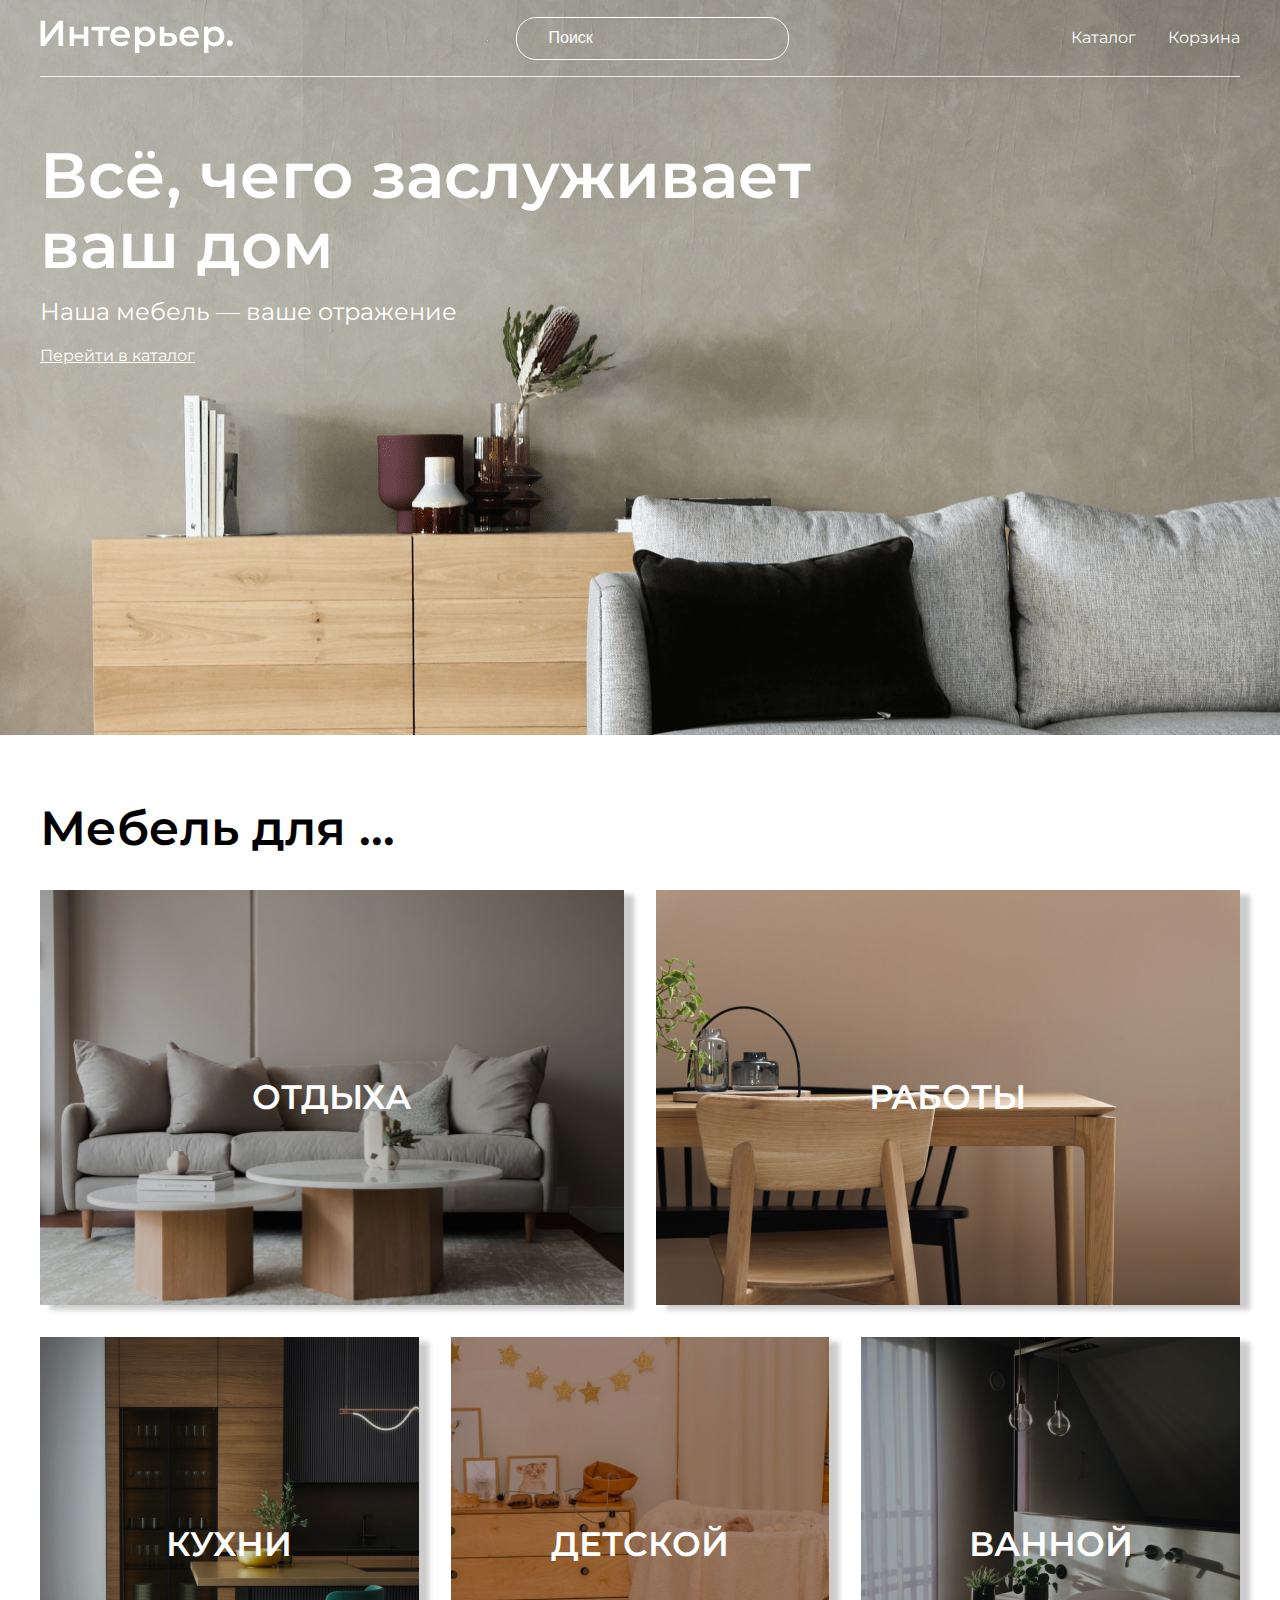
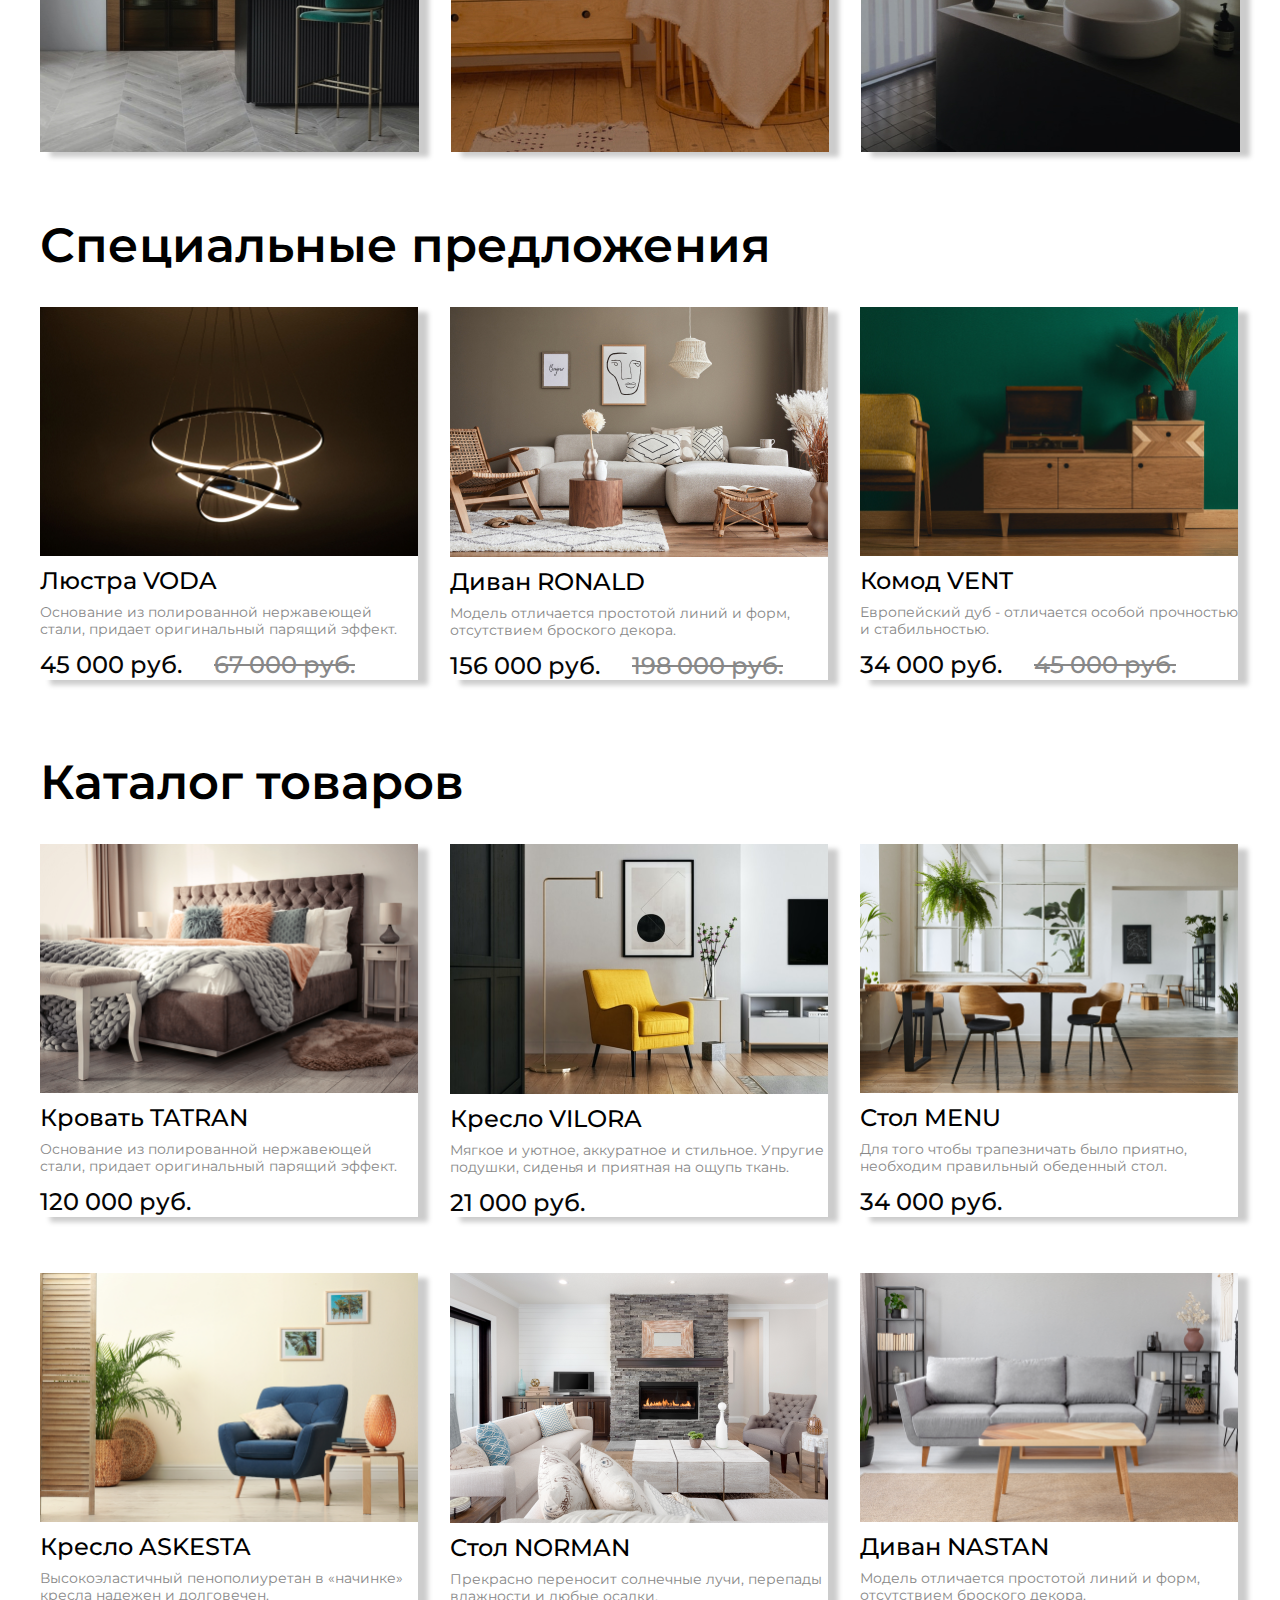
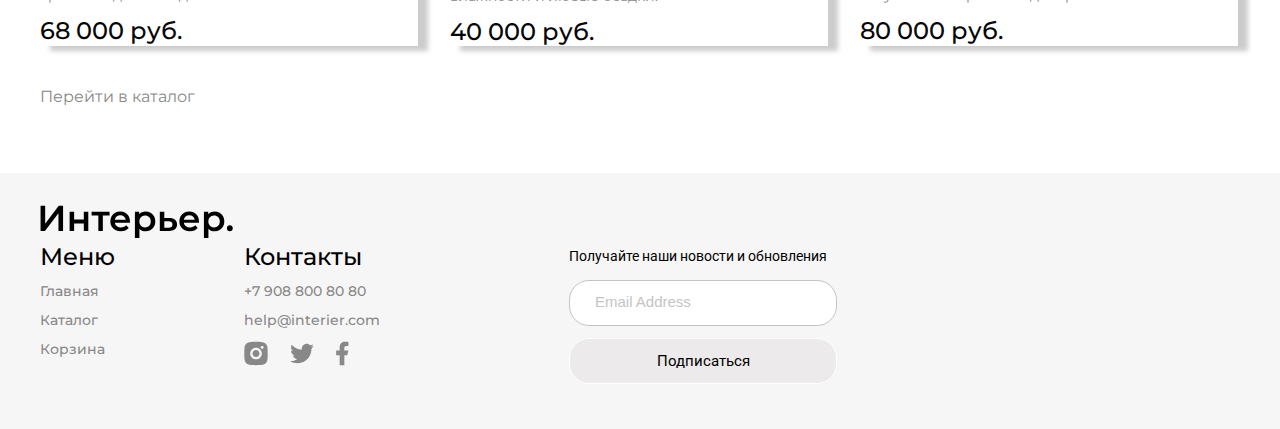
<file: site/index.html>
<!DOCTYPE html>
<html lang="ru">

<head>
    <meta charset="UTF-8">
    <meta http-equiv="X-UA-Compatible" content="IE=edge">
    <meta name="viewport" content="width=device-width, initial-scale=1.0">
    <title>onlyne_shop</title>
    <link rel="preconnect" href="https://fonts.googleapis.com">
    <link rel="preconnect" href="https://fonts.gstatic.com" crossorigin>
    <link href="https://fonts.googleapis.com/css2?family=Montserrat:wght@400;500;600&display=swap" rel="stylesheet">
    <link rel="preconnect" href="https://fonts.googleapis.com">
    <link rel="preconnect" href="https://fonts.gstatic.com" crossorigin>
    <link href="https://fonts.googleapis.com/css2?family=Roboto&display=swap" rel="stylesheet">
    <link rel="stylesheet" href="style.css">
</head>

<body>
    <div class="top center">
        <header class="head">
            <a href="index.html"><img class="logo_img" src="img/logo.svg" alt="logo"></a>
            <input placeholder="Поиск" class="top_input" type="text">
            <nav class="menu">
                <a href="catalog.html" class="top_link">Каталог</a>
                <a href="basket.html" class="top_link">Корзина</a>
            </nav>
            <div class="menu-mobile">
                <a class="menu-mobile_link" href="#"><svg width="17" height="17" viewBox="0 0 17 17" fill="none"
                        xmlns="http://www.w3.org/2000/svg">
                        <path
                            d="M10.4943 12.4955C10.6531 12.3666 10.8121 12.2375 10.9723 12.1115L14.8411 15.9804C14.8429 16.01 14.8571 16.0303 14.8651 16.0398C14.8738 16.0502 14.8828 16.0566 14.8877 16.0598C14.8931 16.0635 14.8981 16.066 14.9017 16.0678C14.9087 16.0712 14.9154 16.0736 14.9201 16.0751C14.9225 16.0759 14.9248 16.0766 14.9272 16.0773C14.9294 16.0785 14.9315 16.0797 14.9337 16.0808C14.9382 16.083 14.9446 16.086 14.952 16.0886C14.9558 16.0899 14.9611 16.0916 14.9675 16.0929C14.9732 16.0941 14.9841 16.0959 14.9976 16.0948C15.0096 16.0938 15.0326 16.0897 15.0542 16.0718C15.0748 16.0724 15.0982 16.0732 15.1239 16.0741C15.218 16.0774 15.3429 16.0817 15.4715 16.0846C15.5841 16.0871 15.6978 16.0883 15.7899 16.0864C15.8312 16.0856 15.8692 16.0841 15.9014 16.0816C15.9057 16.0841 15.91 16.0861 15.9141 16.0877C15.9179 16.0898 15.922 16.0917 15.9262 16.0933C15.9557 16.1046 15.9814 16.0991 15.9937 16.0951C16.0066 16.091 16.016 16.0852 16.0208 16.0819C16.0228 16.0805 16.0247 16.0792 16.0263 16.0779C16.0292 16.0757 16.0316 16.0737 16.0335 16.072C16.0393 16.0668 16.0441 16.0616 16.0474 16.0577C16.049 16.0559 16.0505 16.054 16.0521 16.052C16.054 16.0505 16.0559 16.0489 16.0578 16.0473C16.0616 16.044 16.0668 16.0393 16.072 16.0334C16.073 16.0324 16.074 16.0312 16.0751 16.0298C16.0772 16.0273 16.0795 16.0243 16.0819 16.0208C16.0852 16.0159 16.091 16.0066 16.0951 15.9937C16.0991 15.9813 16.1046 15.9557 16.0933 15.9262C16.0917 15.922 16.0898 15.9179 16.0877 15.9141C16.0861 15.91 16.0841 15.9057 16.0816 15.9014C16.0841 15.8692 16.0856 15.8311 16.0864 15.7899C16.0884 15.6978 16.0871 15.5841 16.0846 15.4715C16.0817 15.3429 16.0774 15.218 16.0741 15.1239C16.0733 15.0982 16.0724 15.0748 16.0718 15.0542C16.0897 15.0326 16.0938 15.0096 16.0948 14.9976C16.0959 14.9841 16.0941 14.9732 16.0929 14.9675C16.0916 14.9611 16.0899 14.9558 16.0886 14.952C16.0861 14.9446 16.0831 14.9383 16.0808 14.9338C16.0797 14.9316 16.0785 14.9294 16.0773 14.9272C16.0766 14.9248 16.0759 14.9225 16.0751 14.9201C16.0736 14.9154 16.0712 14.9087 16.0678 14.9017C16.0661 14.8981 16.0635 14.8931 16.0599 14.8877C16.0566 14.8828 16.0502 14.8738 16.0399 14.8651C16.0304 14.8571 16.0101 14.8429 15.9804 14.8411L12.1115 10.9722C12.2397 10.8085 12.3713 10.6462 12.5028 10.4841C12.8565 10.0479 13.2087 9.61354 13.4882 9.16138C13.8896 8.512 14.1519 7.81066 14.0735 6.97956C13.9199 5.35141 13.2727 4.00652 12.0444 2.92256C11.4308 2.38097 10.5761 1.86417 9.6728 1.48885C8.77027 1.11384 7.81023 0.876354 6.98592 0.901872C5.33964 0.952835 4.07535 1.77939 2.92694 2.92679C1.77737 4.07512 0.954112 5.33777 0.901957 6.98579C0.875839 7.81108 1.11325 8.77079 1.48837 9.67293C1.8638 10.5758 2.38089 11.43 2.9226 12.0444C4.00692 13.2741 5.35078 13.9207 6.97967 14.0735C7.81101 14.1515 8.5125 13.8899 9.16194 13.4889C9.61765 13.2076 10.055 12.8524 10.4943 12.4955ZM10.9103 4.06666C11.1191 4.27216 11.3014 4.61091 11.4641 4.98163C11.5448 5.1654 11.6193 5.35388 11.6893 5.53354C11.7011 5.56373 11.7127 5.59372 11.7242 5.62341C11.781 5.76953 11.8349 5.90843 11.8861 6.02992C11.9461 6.17241 11.9726 6.25881 11.9818 6.31816C11.9903 6.37232 11.9847 6.4046 11.9731 6.44184C11.97 6.45184 11.9653 6.46497 11.9598 6.48054C11.9464 6.51811 11.9279 6.56987 11.9143 6.62606C11.8932 6.71288 11.8776 6.82573 11.8783 6.98936C11.8791 7.19695 11.9054 7.42687 11.9315 7.65471C11.9454 7.77595 11.9593 7.8966 11.9691 8.01299C11.9985 8.35861 11.9955 8.68007 11.8858 8.9466C11.8402 9.05742 11.7929 9.17933 11.7431 9.30783C11.6591 9.52467 11.5677 9.76031 11.4646 9.99323C11.3009 10.3631 11.1173 10.702 10.9097 10.9097C10.7021 11.1174 10.3632 11.301 9.99326 11.4646C9.76094 11.5674 9.52604 11.6585 9.30976 11.7423C9.18056 11.7924 9.05801 11.8399 8.94662 11.8858C8.68023 11.9955 8.35872 11.9985 8.01304 11.9691C7.8966 11.9593 7.7759 11.9454 7.65463 11.9315C7.42679 11.9054 7.1969 11.8791 6.98942 11.8782C6.82584 11.8776 6.71301 11.8931 6.62618 11.9142C6.57002 11.9279 6.51825 11.9464 6.48066 11.9598C6.46507 11.9653 6.45192 11.97 6.44191 11.9732C6.40464 11.9848 6.37232 11.9903 6.31816 11.9819C6.25882 11.9726 6.17244 11.9461 6.03001 11.8861C5.90811 11.8347 5.76864 11.7805 5.62192 11.7236C5.59277 11.7122 5.56332 11.7008 5.53367 11.6892C5.354 11.6193 5.1655 11.5447 4.98171 11.4641C4.61092 11.3014 4.27215 11.1191 4.06676 10.9103C3.64802 10.4845 3.40218 9.82355 3.26323 9.10079C3.12477 8.3806 3.09507 7.61356 3.09761 6.98936C3.10015 6.36354 3.12829 5.84869 3.26225 5.38207C3.39531 4.9186 3.63424 4.4982 4.06618 4.06609C4.4981 3.63399 4.9186 3.39507 5.38217 3.26205C5.8489 3.12813 6.36384 3.10008 6.98942 3.09753C7.61337 3.09499 8.3805 3.12461 9.10079 3.26302C9.82366 3.40194 10.4847 3.64778 10.9103 4.06666Z"
                            fill="white" stroke="white" stroke-width="0.2" />
                    </svg>
                </a>
                <a class="menu-mobile_link" href="catalog.html"><svg width="19" height="19" viewBox="0 0 19 19"
                        fill="none" xmlns="http://www.w3.org/2000/svg">
                        <rect width="5" height="5" fill="white" />
                        <rect y="7" width="5" height="5" fill="white" />
                        <rect y="14" width="5" height="5" fill="white" />
                        <rect x="7" y="7" width="5" height="5" fill="white" />
                        <rect x="7" y="14" width="5" height="5" fill="white" />
                        <rect x="7" width="5" height="5" fill="white" />
                        <rect x="14" y="7" width="5" height="5" fill="white" />
                        <rect x="14" y="14" width="5" height="5" fill="white" />
                        <rect x="14" width="5" height="5" fill="white" />
                    </svg>
                </a>
                <a class="menu-mobile_link" href="basket.html"><svg width="19" height="17" viewBox="0 0 19 17"
                        fill="none" xmlns="http://www.w3.org/2000/svg">
                        <path
                            d="M11.9752 17C12.5315 17 12.5737 16.4014 12.9671 16.0049C13.3606 15.6083 13.9591 15.5706 13.9591 15.0097C13.9591 14.4489 13.3606 13.416 12.9671 13.0194C12.5737 12.6228 12.5315 13.0194 11.9752 13.0194C11.4188 13.0194 10.3846 12.6228 9.9912 13.0194C9.59777 13.416 9.9912 14.4489 9.9912 15.0097C9.9912 15.5706 9.59777 15.6083 9.9912 16.0049C10.3846 16.4014 11.4188 17 11.9752 17ZM4.03933 17C4.59571 17 5.62986 16.4014 6.02328 16.0049C6.4167 15.6083 6.02328 15.5706 6.02328 15.0097C6.02328 14.4489 6.4167 13.416 6.02328 13.0194C5.62986 12.6228 4.59571 13.0194 4.03933 13.0194C3.48294 13.0194 3.44077 12.6228 3.04735 13.0194C2.65392 13.416 2.05537 14.4489 2.05537 15.0097C2.05537 15.5706 2.65392 15.6083 3.04735 16.0049C3.44077 16.4014 3.48294 17 4.03933 17ZM17.927 2.07276C18.1889 2.06425 18.7368 2.26249 18.919 2.07276C19.1012 1.88303 18.919 1.3417 18.919 1.07761C18.919 0.81352 19.1012 0.27219 18.919 0.0824629C18.7368 -0.107264 18.1889 0.0909764 17.927 0.0824629H16.935C15.9889 0.0824629 15.1567 1.1423 14.9511 2.07276L12.9671 8.04366C12.7615 8.97412 12.9213 9.03881 11.9752 9.03881H4.03933L2.05537 3.06791H11.9752C12.2345 3.05598 12.7878 3.25716 12.9671 3.06791C13.1465 2.87866 12.9671 2.3345 12.9671 2.07276C12.9671 1.81102 13.1465 1.26686 12.9671 1.07761C12.7878 0.888361 12.2345 1.08954 11.9752 1.07761H2.05537C1.74873 1.07752 1.33899 0.942107 1.06339 1.07761C0.78779 1.21312 0.260115 1.82913 0.0714111 2.07276C-0.117292 2.3164 0.134972 2.76553 0.0714111 3.06791C0.00785065 3.3703 -0.00305557 3.76321 0.0714111 4.06306L2.05537 10.034C2.16441 10.474 1.70071 10.75 2.05537 11.0291C2.41003 11.3083 3.58936 11.0292 4.03933 11.0291H11.9752C12.8932 11.0292 13.243 10.613 13.9591 10.034C14.6752 9.45493 14.752 8.94703 14.9511 8.04366L16.935 2.07276H17.927Z"
                            fill="white" />
                    </svg>
                </a>
            </div>
        </header>
        <section class="center_text">
            <h1 class="heading">Всё, чего заслуживает ваш дом</h1>
            <p class="subtitle">Наша мебель — ваше отражение</p>
            <a class="center_text_link" href="catalog.html">Перейти в каталог</a>
        </section>
    </div>
    <section class="for center">
        <h2 class="subject_box">Мебель для ... </h2>
        <div class="for_content">
            <div class="for_item for_item_big for_item1">ОТДЫХА</div>
            <div class="for_item for_item_big for_item2">РАБОТЫ</div>
            <div class="for_item for_item3">КУХНИ</div>
            <div class="for_item for_item4">ДЕТСКОЙ</div>
            <div class="for_item for_item5">ВАННОЙ</div>
        </div>
    </section>
    <section class="product-box1 center">
        <h2 class="subject_box">Специальные предложения</h2>
        <div class="product_content">
            <section class="product">
                <img src="img/chandelier.jpg" alt="chandelier">
                <h3 class="product_title">Люстра VODA</h3>
                <p class="product_slogan">Основание из полированной нержавеющей стали, придает оригинальный парящий
                    эффект.
                </p>
                <div class="product_box_price">
                    <span class="product_price">45 000 руб.</span>
                    <span class="product_price product_price_sale">67 000 руб.</span>
                </div>
            </section>
            <section class="product">
                <img src="img/sofa.jpg" alt="sofa">
                <h3 class="product_title">Диван RONALD</h3>
                <p class="product_slogan">Модель отличается простотой линий и форм, отсутствием броского декора.</p>
                <div class="product_box_price">
                    <span class="product_price">156 000 руб.</span>
                    <span class="product_price product_price_sale">198 000 руб.</span>
                </div>
            </section>
            <section class="product">
                <img src="img/chest.jpg" alt="chest">
                <h3 class="product_title">Комод VENT</h3>
                <p class="product_slogan">Европейский дуб - отличается особой прочностью и стабильностью.</p>
                <div class="product_box_price">
                    <span class="product_price">34 000 руб.</span>
                    <span class="product_price product_price_sale">45 000 руб.</span>
                </div>
            </section>
        </div>
    </section>
    <section class="product-box2 center">
        <h2 class="subject_box">Каталог товаров</h2>
        <div class="product_content">
            <section class="product">
                <img class="product_img" src="img/bed.png" alt="bed">
                <h3 class="product_title">Кровать TATRAN</h3>
                <p class="product_slogan">Основание из полированной нержавеющей стали, придает оригинальный парящий
                    эффект.</p>
                <div class="product_box_price">
                    <span class="product_price">120 000 руб.</span>
                </div>
            </section>
            <section class="product">
                <img class="product_img" src="img/armchair_VIL.png" alt="armchair_VIL">
                <h3 class="product_title">Кресло VILORA</h3>
                <p class="product_slogan">Мягкое и уютное, аккуратное и стильное. Упругие подушки, сиденья и приятная на
                    ощупь ткань.</p>
                <div class="product_box_price">
                    <span class="product_price">21 000 руб.</span>
                </div>
            </section>
            <section class="product">
                <img class="product_img" src="img/table.png" alt="table">
                <h3 class="product_title">Стол MENU</h3>
                <p class="product_slogan">Для того чтобы трапезничать было приятно, необходим правильный обеденный стол.
                </p>
                <div class="product_box_price">
                    <span class="product_price">34 000 руб.</span>
                </div>
            </section>
            <section class="product">
                <img class="product_img" src="img/armchair_ASC.png" alt="armchair_ASC">
                <h3 class="product_title">Кресло ASKESTA</h3>
                <p class="product_slogan">Высокоэластичный пенополиуретан в «начинке» кресла надежен и долговечен.</p>
                <div class="product_box_price">
                    <span class="product_price">68 000 руб.</span>
                </div>
            </section>
            <section class="product">
                <img class="product_img" src="img/table_NOR.png" alt="table_NOR">
                <h3 class="product_title">Стол NORMAN</h3>
                <p class="product_slogan">Прекрасно переносит солнечные лучи, перепады влажности и любые осадки.</p>
                <div class="product_box_price">
                    <span class="product_price">40 000 руб.</span>
                </div>
            </section>
            <section class="product">
                <img class="product_img" src="img/sofa_NAS.png" alt="sofa_NAS">
                <h3 class="product_title">Диван NASTAN</h3>
                <p class="product_slogan">Модель отличается простотой линий и форм, отсутствием броского декора.</p>
                <div class="product_box_price">
                    <span class="product_price">80 000 руб.</span>
                </div>
            </section>
        </div>
    </section>
    <div class="link_box center">
        <a class="link_box_text" href="catalog.html">Перейти в каталог</a>
    </div>
    <footer class="footer center">
        <div class="footer_logo">
            <a href="index.html"><img src="img/footer_logo.svg" alt="footer_logo"></a>
        </div>
        <div class="footer_content">
            <div class="footer_info">
                <nav class="footer__item">
                    <h4 class="tagline">Меню</h4>
                    <a href="index.html" class="footer_link">Главная</a>
                    <a href="catalog.html" class="footer_link">Каталог</a>
                    <a href="basket.html" class="footer_link">Корзина</a>
                </nav>
                <div class="footer__item">
                    <h4 class="tagline">Контакты</h4>
                    <a class="footer_link" href="tel:+79088008080">+7 908 800 80 80</a>
                    <a class="footer_link" href="mailto:help@interier.com">help@interier.com</a>
                    <div class="footer__icons">
                        <a href=""><svg class="footer__icons_link" width="24" height="25" viewBox="0 0 24 25"
                                fill="none" xmlns="http://www.w3.org/2000/svg">
                                <path
                                    d="M12 0.833984C15.1698 0.833984 15.5653 0.845651 16.809 0.903984C18.0515 0.962318 18.8973 1.15715 19.6417 1.44648C20.4117 1.74282 21.0603 2.14415 21.709 2.79165C22.3022 3.37486 22.7613 4.08034 23.0542 4.85898C23.3423 5.60215 23.5383 6.44915 23.5967 7.69165C23.6515 8.93532 23.6667 9.33082 23.6667 12.5007C23.6667 15.6705 23.655 16.066 23.5967 17.3097C23.5383 18.5522 23.3423 19.398 23.0542 20.1423C22.7621 20.9214 22.303 21.627 21.709 22.2097C21.1256 22.8027 20.4202 23.2617 19.6417 23.5548C18.8985 23.843 18.0515 24.039 16.809 24.0973C15.5653 24.1522 15.1698 24.1673 12 24.1673C8.83017 24.1673 8.43467 24.1557 7.191 24.0973C5.9485 24.039 5.10267 23.843 4.35834 23.5548C3.57938 23.2625 2.87378 22.8034 2.291 22.2097C1.69764 21.6265 1.23859 20.921 0.945836 20.1423C0.656503 19.3992 0.461669 18.5522 0.403336 17.3097C0.348502 16.066 0.333336 15.6705 0.333336 12.5007C0.333336 9.33082 0.345002 8.93532 0.403336 7.69165C0.461669 6.44798 0.656503 5.60332 0.945836 4.85898C1.23778 4.07986 1.69694 3.37419 2.291 2.79165C2.87395 2.19809 3.5795 1.739 4.35834 1.44648C5.10267 1.15715 5.94734 0.962318 7.191 0.903984C8.43467 0.849151 8.83017 0.833984 12 0.833984ZM12 6.66732C10.4529 6.66732 8.96918 7.2819 7.87521 8.37586C6.78125 9.46982 6.16667 10.9536 6.16667 12.5007C6.16667 14.0477 6.78125 15.5315 7.87521 16.6254C8.96918 17.7194 10.4529 18.334 12 18.334C13.5471 18.334 15.0308 17.7194 16.1248 16.6254C17.2188 15.5315 17.8333 14.0477 17.8333 12.5007C17.8333 10.9536 17.2188 9.46982 16.1248 8.37586C15.0308 7.2819 13.5471 6.66732 12 6.66732ZM19.5833 6.37565C19.5833 5.98888 19.4297 5.61794 19.1562 5.34445C18.8827 5.07096 18.5118 4.91732 18.125 4.91732C17.7382 4.91732 17.3673 5.07096 17.0938 5.34445C16.8203 5.61794 16.6667 5.98888 16.6667 6.37565C16.6667 6.76243 16.8203 7.13336 17.0938 7.40685C17.3673 7.68034 17.7382 7.83398 18.125 7.83398C18.5118 7.83398 18.8827 7.68034 19.1562 7.40685C19.4297 7.13336 19.5833 6.76243 19.5833 6.37565ZM12 9.00065C12.9283 9.00065 13.8185 9.3694 14.4749 10.0258C15.1313 10.6822 15.5 11.5724 15.5 12.5007C15.5 13.4289 15.1313 14.3191 14.4749 14.9755C13.8185 15.6319 12.9283 16.0007 12 16.0007C11.0717 16.0007 10.1815 15.6319 9.52513 14.9755C8.86875 14.3191 8.5 13.4289 8.5 12.5007C8.5 11.5724 8.86875 10.6822 9.52513 10.0258C10.1815 9.3694 11.0717 9.00065 12 9.00065Z"
                                    fill="#888888" />
                            </svg>
                        </a>
                        <a href=""><svg class="footer__icons_link" width="24" height="21" viewBox="0 0 24 21"
                                fill="none" xmlns="http://www.w3.org/2000/svg">
                                <path
                                    d="M23.8557 3.09919C22.965 3.49317 22.0205 3.75191 21.0533 3.86686C22.0727 3.2572 22.8357 2.29771 23.2 1.16719C22.2433 1.73652 21.1945 2.13552 20.1013 2.35136C19.3671 1.5657 18.3938 1.04465 17.3328 0.869207C16.2718 0.693765 15.1826 0.873764 14.2345 1.38122C13.2864 1.88868 12.5325 2.69516 12.09 3.67528C11.6475 4.65541 11.5412 5.75427 11.7877 6.80103C9.84763 6.70379 7.94973 6.19964 6.21718 5.3213C4.48462 4.44296 2.95616 3.21008 1.73101 1.70269C1.29735 2.44755 1.06946 3.29429 1.07067 4.15619C1.07067 5.84786 1.93167 7.34236 3.24067 8.21736C2.46602 8.19297 1.70841 7.98377 1.03101 7.60719V7.66786C1.03124 8.79451 1.42111 9.88641 2.1345 10.7584C2.84789 11.6304 3.8409 12.2289 4.94517 12.4524C4.22606 12.6472 3.47203 12.676 2.74017 12.5364C3.05152 13.5061 3.65835 14.3543 4.4757 14.962C5.29305 15.5697 6.27999 15.9066 7.29834 15.9255C6.28624 16.7204 5.12738 17.308 3.88804 17.6547C2.64869 18.0014 1.35316 18.1005 0.0755081 17.9462C2.30582 19.3805 4.90212 20.142 7.55384 20.1395C16.529 20.1395 21.4372 12.7044 21.4372 6.25619C21.4372 6.04619 21.4313 5.83386 21.422 5.62619C22.3773 4.93572 23.2019 4.08038 23.8568 3.10036L23.8557 3.09919Z"
                                    fill="#888888" />
                            </svg>
                        </a>
                        <a href=""><svg class="footer__icons_link" width="13" height="25" viewBox="0 0 13 25"
                                fill="none" xmlns="http://www.w3.org/2000/svg">
                                <path
                                    d="M8.33332 14.2218H11.25L12.4167 9.55518H8.33332V7.22184C8.33332 6.02018 8.33332 4.88851 10.6667 4.88851H12.4167V0.968509C12.0363 0.918343 10.6002 0.805176 9.08349 0.805176C5.91599 0.805176 3.66666 2.73834 3.66666 6.28851V9.55518H0.166656V14.2218H3.66666V24.1385H8.33332V14.2218Z"
                                    fill="#888888" />
                            </svg>
                        </a>
                    </div>
                </div>
            </div>
            <div class="footer_form">
                <form action="#" class="form">
                    <p class="footer_text">Получайте наши новости и обновления</p>
                    <input placeholder="Email Address" class="footer_email" type="email">
                    <div>
                        <button class="footer_button">Подписаться</button>
                    </div>
                </form>
            </div>
        </div>
    </footer>
</body>

</html>
</file>
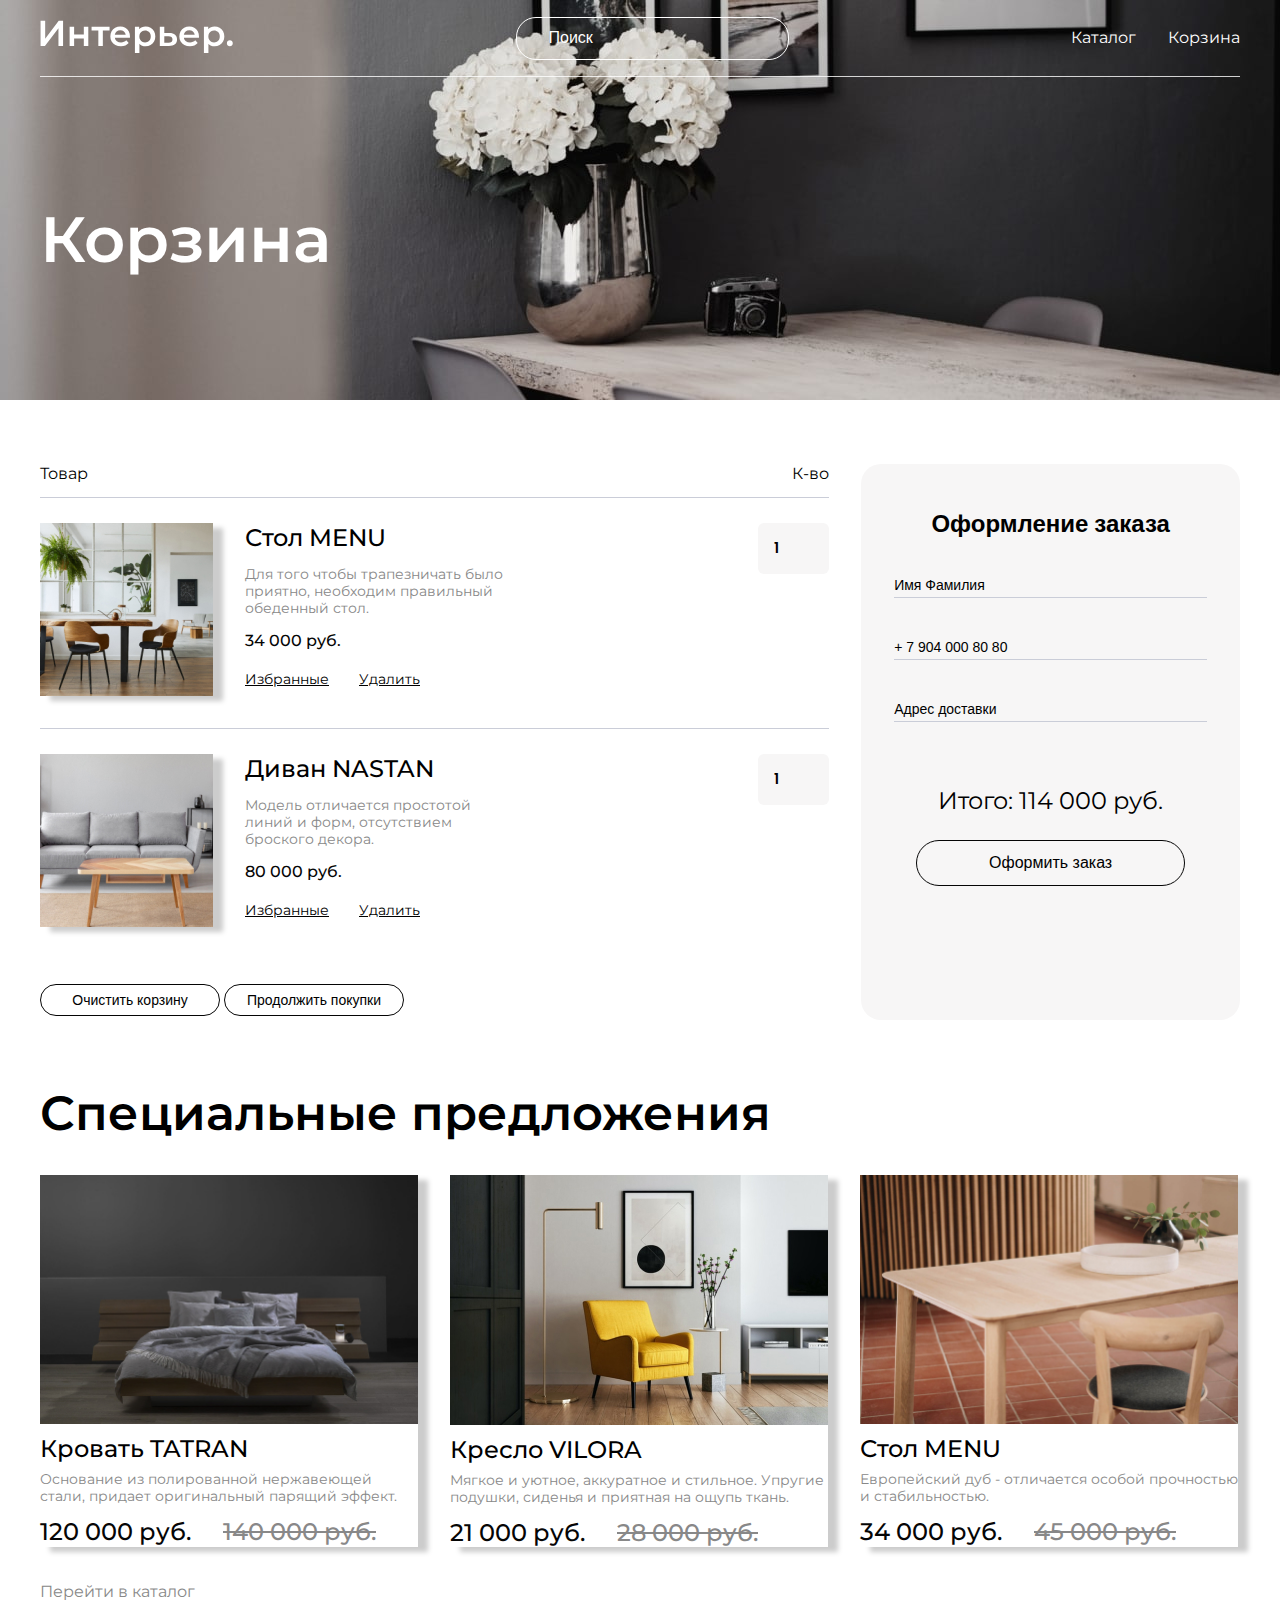
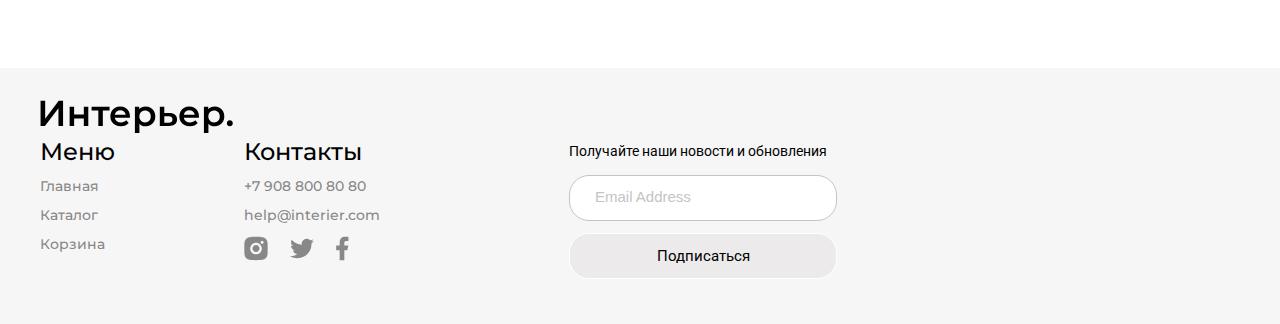
<file: site/basket.html>
<!DOCTYPE html>
<html lang="ru">

<head>
    <meta charset="UTF-8">
    <meta http-equiv="X-UA-Compatible" content="IE=edge">
    <meta name="viewport" content="width=device-width, initial-scale=1.0">
    <title>Basket</title>
    <link rel="preconnect" href="https://fonts.googleapis.com">
    <link rel="preconnect" href="https://fonts.gstatic.com" crossorigin>
    <link href="https://fonts.googleapis.com/css2?family=Montserrat:wght@400;500;600&display=swap" rel="stylesheet">
    <link rel="preconnect" href="https://fonts.googleapis.com">
    <link rel="preconnect" href="https://fonts.gstatic.com" crossorigin>
    <link href="https://fonts.googleapis.com/css2?family=Roboto&display=swap" rel="stylesheet">
    <link rel="preconnect" href="https://fonts.googleapis.com">
    <link rel="preconnect" href="https://fonts.gstatic.com" crossorigin>
    <link href="https://fonts.googleapis.com/css2?family=Poppins:wght@400;600&display=swap" rel="stylesheet">
    <link rel="stylesheet" href="style.css">
</head>

<body>

    <div class="top-cart center">
        <header class="head">
            <a href="index.html"><img class="logo_img" src="img/logo.svg" alt="logo"></a>
            <input placeholder="Поиск" class="top_input" type="text">
            <nav class="menu">
                <a href="catalog.html" class="top_link">Каталог</a>
                <a href="basket.html" class="top_link">Корзина</a>
            </nav>
            <div class="menu-mobile">
                <a class="menu-mobile_link" href="#"><svg width="17" height="17" viewBox="0 0 17 17" fill="none"
                        xmlns="http://www.w3.org/2000/svg">
                        <path
                            d="M10.4943 12.4955C10.6531 12.3666 10.8121 12.2375 10.9723 12.1115L14.8411 15.9804C14.8429 16.01 14.8571 16.0303 14.8651 16.0398C14.8738 16.0502 14.8828 16.0566 14.8877 16.0598C14.8931 16.0635 14.8981 16.066 14.9017 16.0678C14.9087 16.0712 14.9154 16.0736 14.9201 16.0751C14.9225 16.0759 14.9248 16.0766 14.9272 16.0773C14.9294 16.0785 14.9315 16.0797 14.9337 16.0808C14.9382 16.083 14.9446 16.086 14.952 16.0886C14.9558 16.0899 14.9611 16.0916 14.9675 16.0929C14.9732 16.0941 14.9841 16.0959 14.9976 16.0948C15.0096 16.0938 15.0326 16.0897 15.0542 16.0718C15.0748 16.0724 15.0982 16.0732 15.1239 16.0741C15.218 16.0774 15.3429 16.0817 15.4715 16.0846C15.5841 16.0871 15.6978 16.0883 15.7899 16.0864C15.8312 16.0856 15.8692 16.0841 15.9014 16.0816C15.9057 16.0841 15.91 16.0861 15.9141 16.0877C15.9179 16.0898 15.922 16.0917 15.9262 16.0933C15.9557 16.1046 15.9814 16.0991 15.9937 16.0951C16.0066 16.091 16.016 16.0852 16.0208 16.0819C16.0228 16.0805 16.0247 16.0792 16.0263 16.0779C16.0292 16.0757 16.0316 16.0737 16.0335 16.072C16.0393 16.0668 16.0441 16.0616 16.0474 16.0577C16.049 16.0559 16.0505 16.054 16.0521 16.052C16.054 16.0505 16.0559 16.0489 16.0578 16.0473C16.0616 16.044 16.0668 16.0393 16.072 16.0334C16.073 16.0324 16.074 16.0312 16.0751 16.0298C16.0772 16.0273 16.0795 16.0243 16.0819 16.0208C16.0852 16.0159 16.091 16.0066 16.0951 15.9937C16.0991 15.9813 16.1046 15.9557 16.0933 15.9262C16.0917 15.922 16.0898 15.9179 16.0877 15.9141C16.0861 15.91 16.0841 15.9057 16.0816 15.9014C16.0841 15.8692 16.0856 15.8311 16.0864 15.7899C16.0884 15.6978 16.0871 15.5841 16.0846 15.4715C16.0817 15.3429 16.0774 15.218 16.0741 15.1239C16.0733 15.0982 16.0724 15.0748 16.0718 15.0542C16.0897 15.0326 16.0938 15.0096 16.0948 14.9976C16.0959 14.9841 16.0941 14.9732 16.0929 14.9675C16.0916 14.9611 16.0899 14.9558 16.0886 14.952C16.0861 14.9446 16.0831 14.9383 16.0808 14.9338C16.0797 14.9316 16.0785 14.9294 16.0773 14.9272C16.0766 14.9248 16.0759 14.9225 16.0751 14.9201C16.0736 14.9154 16.0712 14.9087 16.0678 14.9017C16.0661 14.8981 16.0635 14.8931 16.0599 14.8877C16.0566 14.8828 16.0502 14.8738 16.0399 14.8651C16.0304 14.8571 16.0101 14.8429 15.9804 14.8411L12.1115 10.9722C12.2397 10.8085 12.3713 10.6462 12.5028 10.4841C12.8565 10.0479 13.2087 9.61354 13.4882 9.16138C13.8896 8.512 14.1519 7.81066 14.0735 6.97956C13.9199 5.35141 13.2727 4.00652 12.0444 2.92256C11.4308 2.38097 10.5761 1.86417 9.6728 1.48885C8.77027 1.11384 7.81023 0.876354 6.98592 0.901872C5.33964 0.952835 4.07535 1.77939 2.92694 2.92679C1.77737 4.07512 0.954112 5.33777 0.901957 6.98579C0.875839 7.81108 1.11325 8.77079 1.48837 9.67293C1.8638 10.5758 2.38089 11.43 2.9226 12.0444C4.00692 13.2741 5.35078 13.9207 6.97967 14.0735C7.81101 14.1515 8.5125 13.8899 9.16194 13.4889C9.61765 13.2076 10.055 12.8524 10.4943 12.4955ZM10.9103 4.06666C11.1191 4.27216 11.3014 4.61091 11.4641 4.98163C11.5448 5.1654 11.6193 5.35388 11.6893 5.53354C11.7011 5.56373 11.7127 5.59372 11.7242 5.62341C11.781 5.76953 11.8349 5.90843 11.8861 6.02992C11.9461 6.17241 11.9726 6.25881 11.9818 6.31816C11.9903 6.37232 11.9847 6.4046 11.9731 6.44184C11.97 6.45184 11.9653 6.46497 11.9598 6.48054C11.9464 6.51811 11.9279 6.56987 11.9143 6.62606C11.8932 6.71288 11.8776 6.82573 11.8783 6.98936C11.8791 7.19695 11.9054 7.42687 11.9315 7.65471C11.9454 7.77595 11.9593 7.8966 11.9691 8.01299C11.9985 8.35861 11.9955 8.68007 11.8858 8.9466C11.8402 9.05742 11.7929 9.17933 11.7431 9.30783C11.6591 9.52467 11.5677 9.76031 11.4646 9.99323C11.3009 10.3631 11.1173 10.702 10.9097 10.9097C10.7021 11.1174 10.3632 11.301 9.99326 11.4646C9.76094 11.5674 9.52604 11.6585 9.30976 11.7423C9.18056 11.7924 9.05801 11.8399 8.94662 11.8858C8.68023 11.9955 8.35872 11.9985 8.01304 11.9691C7.8966 11.9593 7.7759 11.9454 7.65463 11.9315C7.42679 11.9054 7.1969 11.8791 6.98942 11.8782C6.82584 11.8776 6.71301 11.8931 6.62618 11.9142C6.57002 11.9279 6.51825 11.9464 6.48066 11.9598C6.46507 11.9653 6.45192 11.97 6.44191 11.9732C6.40464 11.9848 6.37232 11.9903 6.31816 11.9819C6.25882 11.9726 6.17244 11.9461 6.03001 11.8861C5.90811 11.8347 5.76864 11.7805 5.62192 11.7236C5.59277 11.7122 5.56332 11.7008 5.53367 11.6892C5.354 11.6193 5.1655 11.5447 4.98171 11.4641C4.61092 11.3014 4.27215 11.1191 4.06676 10.9103C3.64802 10.4845 3.40218 9.82355 3.26323 9.10079C3.12477 8.3806 3.09507 7.61356 3.09761 6.98936C3.10015 6.36354 3.12829 5.84869 3.26225 5.38207C3.39531 4.9186 3.63424 4.4982 4.06618 4.06609C4.4981 3.63399 4.9186 3.39507 5.38217 3.26205C5.8489 3.12813 6.36384 3.10008 6.98942 3.09753C7.61337 3.09499 8.3805 3.12461 9.10079 3.26302C9.82366 3.40194 10.4847 3.64778 10.9103 4.06666Z"
                            fill="white" stroke="white" stroke-width="0.2" />
                    </svg>
                </a>
                <a class="menu-mobile_link" href="catalog.html"><svg width="19" height="19" viewBox="0 0 19 19"
                        fill="none" xmlns="http://www.w3.org/2000/svg">
                        <rect width="5" height="5" fill="white" />
                        <rect y="7" width="5" height="5" fill="white" />
                        <rect y="14" width="5" height="5" fill="white" />
                        <rect x="7" y="7" width="5" height="5" fill="white" />
                        <rect x="7" y="14" width="5" height="5" fill="white" />
                        <rect x="7" width="5" height="5" fill="white" />
                        <rect x="14" y="7" width="5" height="5" fill="white" />
                        <rect x="14" y="14" width="5" height="5" fill="white" />
                        <rect x="14" width="5" height="5" fill="white" />
                    </svg>
                </a>
                <a class="menu-mobile_link" href="basket.html"><svg width="19" height="17" viewBox="0 0 19 17"
                        fill="none" xmlns="http://www.w3.org/2000/svg">
                        <path
                            d="M11.9752 17C12.5315 17 12.5737 16.4014 12.9671 16.0049C13.3606 15.6083 13.9591 15.5706 13.9591 15.0097C13.9591 14.4489 13.3606 13.416 12.9671 13.0194C12.5737 12.6228 12.5315 13.0194 11.9752 13.0194C11.4188 13.0194 10.3846 12.6228 9.9912 13.0194C9.59777 13.416 9.9912 14.4489 9.9912 15.0097C9.9912 15.5706 9.59777 15.6083 9.9912 16.0049C10.3846 16.4014 11.4188 17 11.9752 17ZM4.03933 17C4.59571 17 5.62986 16.4014 6.02328 16.0049C6.4167 15.6083 6.02328 15.5706 6.02328 15.0097C6.02328 14.4489 6.4167 13.416 6.02328 13.0194C5.62986 12.6228 4.59571 13.0194 4.03933 13.0194C3.48294 13.0194 3.44077 12.6228 3.04735 13.0194C2.65392 13.416 2.05537 14.4489 2.05537 15.0097C2.05537 15.5706 2.65392 15.6083 3.04735 16.0049C3.44077 16.4014 3.48294 17 4.03933 17ZM17.927 2.07276C18.1889 2.06425 18.7368 2.26249 18.919 2.07276C19.1012 1.88303 18.919 1.3417 18.919 1.07761C18.919 0.81352 19.1012 0.27219 18.919 0.0824629C18.7368 -0.107264 18.1889 0.0909764 17.927 0.0824629H16.935C15.9889 0.0824629 15.1567 1.1423 14.9511 2.07276L12.9671 8.04366C12.7615 8.97412 12.9213 9.03881 11.9752 9.03881H4.03933L2.05537 3.06791H11.9752C12.2345 3.05598 12.7878 3.25716 12.9671 3.06791C13.1465 2.87866 12.9671 2.3345 12.9671 2.07276C12.9671 1.81102 13.1465 1.26686 12.9671 1.07761C12.7878 0.888361 12.2345 1.08954 11.9752 1.07761H2.05537C1.74873 1.07752 1.33899 0.942107 1.06339 1.07761C0.78779 1.21312 0.260115 1.82913 0.0714111 2.07276C-0.117292 2.3164 0.134972 2.76553 0.0714111 3.06791C0.00785065 3.3703 -0.00305557 3.76321 0.0714111 4.06306L2.05537 10.034C2.16441 10.474 1.70071 10.75 2.05537 11.0291C2.41003 11.3083 3.58936 11.0292 4.03933 11.0291H11.9752C12.8932 11.0292 13.243 10.613 13.9591 10.034C14.6752 9.45493 14.752 8.94703 14.9511 8.04366L16.935 2.07276H17.927Z"
                            fill="white" />
                    </svg>
                </a>
            </div>
        </header>
        <h1 class="heading_basket">Корзина</h1>
    </div>

    <div class="cart center">
        <div class="cart_content">
            <div class="cart_name">
                <p>Товар</p>
                <p>К-во</p>
            </div>
            <div class="cart_item">
                <div class="cart_left">
                    <img class="basket_img" src="img/basket_item1.jpg" alt="basket_item1">
                    <div class="cart_info">
                        <h4 class="cart_info-head">Стол MENU</h4>
                        <p class="cart_info-slogan">Для того чтобы трапезничать было приятно, необходим правильный
                            обеденный стол.</p>
                        <p class="cart_price">34 000 руб.</p>
                        <div class="cart_link-box">
                            <a class="cart_link" href="#">Избранные</a>
                            <a class="cart_link" href="#">Удалить</a>
                        </div>
                    </div>
                </div>
                <input class="cart_number" type="number" value="1" min="1">
            </div>
            <div class="cart_item">
                <div class="cart_left">
                    <img class="basket_img" src="img/basket_item2.jpg" alt="basket_item1">
                    <div class="cart_info">
                        <h4 class="cart_info-head">Диван NASTAN</h4>
                        <p class="cart_info-slogan">Модель отличается простотой линий и форм, отсутствием броского
                            декора.</p>
                        <p class="cart_price">80 000 руб.</p>
                        <div class="cart_link-box">
                            <a class="cart_link" href="#">Избранные</a>
                            <a class="cart_link" href="#">Удалить</a>
                        </div>
                    </div>
                </div>
                <input class="cart_number" type="number" value="1" min="1">
            </div>
            <div class="cart_button-box">
                <button class="cart_button-content">Очистить корзину</button>
                <button class="cart_button-content cart_button-continue">Продолжить покупки</button>
            </div>
        </div>
        <div class="cart_form">
            <h3 class="cart_heding">Оформление заказа</h3>
            <input placeholder="Имя Фамилия" class="cart_input" type="text">
            <input placeholder="+ 7 904 000 80 80" class="cart_input" type="tel">
            <input placeholder="Адрес доставки" class="cart_input" type="email">
            <h3 class="cart_price-form">Итого: 114 000 руб.</h3>
            <div class="block_button-form">
                <button class="cart_button-form">Оформить заказ</button>
            </div>
        </div>
    </div>

    <section class="basket_product-box center">
        <h2 class="subject_box">Специальные предложения</h2>
        <div class="product_content product_content_tablet">
            <section class="product">
                <img class="product_img" src="img/prod_cat1.jpg" alt="bed">
                <h3 class="product_title_catalog">Кровать TATRAN</h3>
                <p class="product_slogan">Основание из полированной нержавеющей стали, придает оригинальный парящий
                    эффект.</p>
                <div class="product_box_price">
                    <span class="product_price">120 000 руб.</span>
                    <span class="product_price product_price_sale">140 000 руб.</span>
                </div>
            </section>
            <section class="product">
                <img class="product_img" src="img/prod_cat2.jpg" alt="armchair_VIL">
                <h3 class="product_title_catalog">Кресло VILORA</h3>
                <p class="product_slogan">Мягкое и уютное, аккуратное и стильное. Упругие подушки, сиденья и
                    приятная на
                    ощупь ткань.</p>
                <div class="product_box_price">
                    <span class="product_price">21 000 руб.</span>
                    <span class="product_price product_price_sale">28 000 руб.</span>
                </div>
            </section>
            <section class="product">
                <img class="product_img" src="img/prod_cat3.jpg" alt="armchair_VIL">
                <h3 class="product_title_catalog">Стол MENU</h3>
                <p class="product_slogan">Европейский дуб - отличается особой прочностью и стабильностью.</p>
                <div class="product_box_price">
                    <span class="product_price">34 000 руб.</span>
                    <span class="product_price product_price_sale">45 000 руб.</span>
                </div>
            </section>
        </div>
    </section>

    <div class="basket_link-box center">
        <p class="link_box_text">Перейти в каталог</p>
    </div>
    <footer class="footer center">
        <div class="footer_logo">
            <a href="index.html"><img src="img/footer_logo.svg" alt="footer_logo"></a>
        </div>
        <div class="footer_content">
            <div class="footer_info">
                <nav class="footer__item">
                    <h4 class="tagline">Меню</h4>
                    <a href="index.html" class="footer_link">Главная</a>
                    <a href="catalog.html" class="footer_link">Каталог</a>
                    <a href="basket.html" class="footer_link">Корзина</a>
                </nav>
                <div class="footer__item">
                    <h4 class="tagline">Контакты</h4>
                    <a class="footer_link" href="tel:+79088008080">+7 908 800 80 80</a>
                    <a class="footer_link" href="mailto:help@interier.com">help@interier.com</a>
                    <div class="footer__icons">
                        <a href=""><svg class="footer__icons_link" width="24" height="25" viewBox="0 0 24 25"
                                fill="none" xmlns="http://www.w3.org/2000/svg">
                                <path
                                    d="M12 0.833984C15.1698 0.833984 15.5653 0.845651 16.809 0.903984C18.0515 0.962318 18.8973 1.15715 19.6417 1.44648C20.4117 1.74282 21.0603 2.14415 21.709 2.79165C22.3022 3.37486 22.7613 4.08034 23.0542 4.85898C23.3423 5.60215 23.5383 6.44915 23.5967 7.69165C23.6515 8.93532 23.6667 9.33082 23.6667 12.5007C23.6667 15.6705 23.655 16.066 23.5967 17.3097C23.5383 18.5522 23.3423 19.398 23.0542 20.1423C22.7621 20.9214 22.303 21.627 21.709 22.2097C21.1256 22.8027 20.4202 23.2617 19.6417 23.5548C18.8985 23.843 18.0515 24.039 16.809 24.0973C15.5653 24.1522 15.1698 24.1673 12 24.1673C8.83017 24.1673 8.43467 24.1557 7.191 24.0973C5.9485 24.039 5.10267 23.843 4.35834 23.5548C3.57938 23.2625 2.87378 22.8034 2.291 22.2097C1.69764 21.6265 1.23859 20.921 0.945836 20.1423C0.656503 19.3992 0.461669 18.5522 0.403336 17.3097C0.348502 16.066 0.333336 15.6705 0.333336 12.5007C0.333336 9.33082 0.345002 8.93532 0.403336 7.69165C0.461669 6.44798 0.656503 5.60332 0.945836 4.85898C1.23778 4.07986 1.69694 3.37419 2.291 2.79165C2.87395 2.19809 3.5795 1.739 4.35834 1.44648C5.10267 1.15715 5.94734 0.962318 7.191 0.903984C8.43467 0.849151 8.83017 0.833984 12 0.833984ZM12 6.66732C10.4529 6.66732 8.96918 7.2819 7.87521 8.37586C6.78125 9.46982 6.16667 10.9536 6.16667 12.5007C6.16667 14.0477 6.78125 15.5315 7.87521 16.6254C8.96918 17.7194 10.4529 18.334 12 18.334C13.5471 18.334 15.0308 17.7194 16.1248 16.6254C17.2188 15.5315 17.8333 14.0477 17.8333 12.5007C17.8333 10.9536 17.2188 9.46982 16.1248 8.37586C15.0308 7.2819 13.5471 6.66732 12 6.66732ZM19.5833 6.37565C19.5833 5.98888 19.4297 5.61794 19.1562 5.34445C18.8827 5.07096 18.5118 4.91732 18.125 4.91732C17.7382 4.91732 17.3673 5.07096 17.0938 5.34445C16.8203 5.61794 16.6667 5.98888 16.6667 6.37565C16.6667 6.76243 16.8203 7.13336 17.0938 7.40685C17.3673 7.68034 17.7382 7.83398 18.125 7.83398C18.5118 7.83398 18.8827 7.68034 19.1562 7.40685C19.4297 7.13336 19.5833 6.76243 19.5833 6.37565ZM12 9.00065C12.9283 9.00065 13.8185 9.3694 14.4749 10.0258C15.1313 10.6822 15.5 11.5724 15.5 12.5007C15.5 13.4289 15.1313 14.3191 14.4749 14.9755C13.8185 15.6319 12.9283 16.0007 12 16.0007C11.0717 16.0007 10.1815 15.6319 9.52513 14.9755C8.86875 14.3191 8.5 13.4289 8.5 12.5007C8.5 11.5724 8.86875 10.6822 9.52513 10.0258C10.1815 9.3694 11.0717 9.00065 12 9.00065Z"
                                    fill="#888888" />
                            </svg>
                        </a>
                        <a href=""><svg class="footer__icons_link" width="24" height="21" viewBox="0 0 24 21"
                                fill="none" xmlns="http://www.w3.org/2000/svg">
                                <path
                                    d="M23.8557 3.09919C22.965 3.49317 22.0205 3.75191 21.0533 3.86686C22.0727 3.2572 22.8357 2.29771 23.2 1.16719C22.2433 1.73652 21.1945 2.13552 20.1013 2.35136C19.3671 1.5657 18.3938 1.04465 17.3328 0.869207C16.2718 0.693765 15.1826 0.873764 14.2345 1.38122C13.2864 1.88868 12.5325 2.69516 12.09 3.67528C11.6475 4.65541 11.5412 5.75427 11.7877 6.80103C9.84763 6.70379 7.94973 6.19964 6.21718 5.3213C4.48462 4.44296 2.95616 3.21008 1.73101 1.70269C1.29735 2.44755 1.06946 3.29429 1.07067 4.15619C1.07067 5.84786 1.93167 7.34236 3.24067 8.21736C2.46602 8.19297 1.70841 7.98377 1.03101 7.60719V7.66786C1.03124 8.79451 1.42111 9.88641 2.1345 10.7584C2.84789 11.6304 3.8409 12.2289 4.94517 12.4524C4.22606 12.6472 3.47203 12.676 2.74017 12.5364C3.05152 13.5061 3.65835 14.3543 4.4757 14.962C5.29305 15.5697 6.27999 15.9066 7.29834 15.9255C6.28624 16.7204 5.12738 17.308 3.88804 17.6547C2.64869 18.0014 1.35316 18.1005 0.0755081 17.9462C2.30582 19.3805 4.90212 20.142 7.55384 20.1395C16.529 20.1395 21.4372 12.7044 21.4372 6.25619C21.4372 6.04619 21.4313 5.83386 21.422 5.62619C22.3773 4.93572 23.2019 4.08038 23.8568 3.10036L23.8557 3.09919Z"
                                    fill="#888888" />
                            </svg>
                        </a>
                        <a href=""><svg class="footer__icons_link" width="13" height="25" viewBox="0 0 13 25"
                                fill="none" xmlns="http://www.w3.org/2000/svg">
                                <path
                                    d="M8.33332 14.2218H11.25L12.4167 9.55518H8.33332V7.22184C8.33332 6.02018 8.33332 4.88851 10.6667 4.88851H12.4167V0.968509C12.0363 0.918343 10.6002 0.805176 9.08349 0.805176C5.91599 0.805176 3.66666 2.73834 3.66666 6.28851V9.55518H0.166656V14.2218H3.66666V24.1385H8.33332V14.2218Z"
                                    fill="#888888" />
                            </svg>
                        </a>
                    </div>
                </div>
            </div>
            <div class="footer_form">
                <form action="#" class="form">
                    <p class="footer_text">Получайте наши новости и обновления</p>
                    <input placeholder="Email Address" class="footer_email" type="email">
                    <div>
                        <button class="footer_button">Подписаться</button>
                    </div>
                </form>
            </div>
        </div>
    </footer>
</body>

</html>
</file>
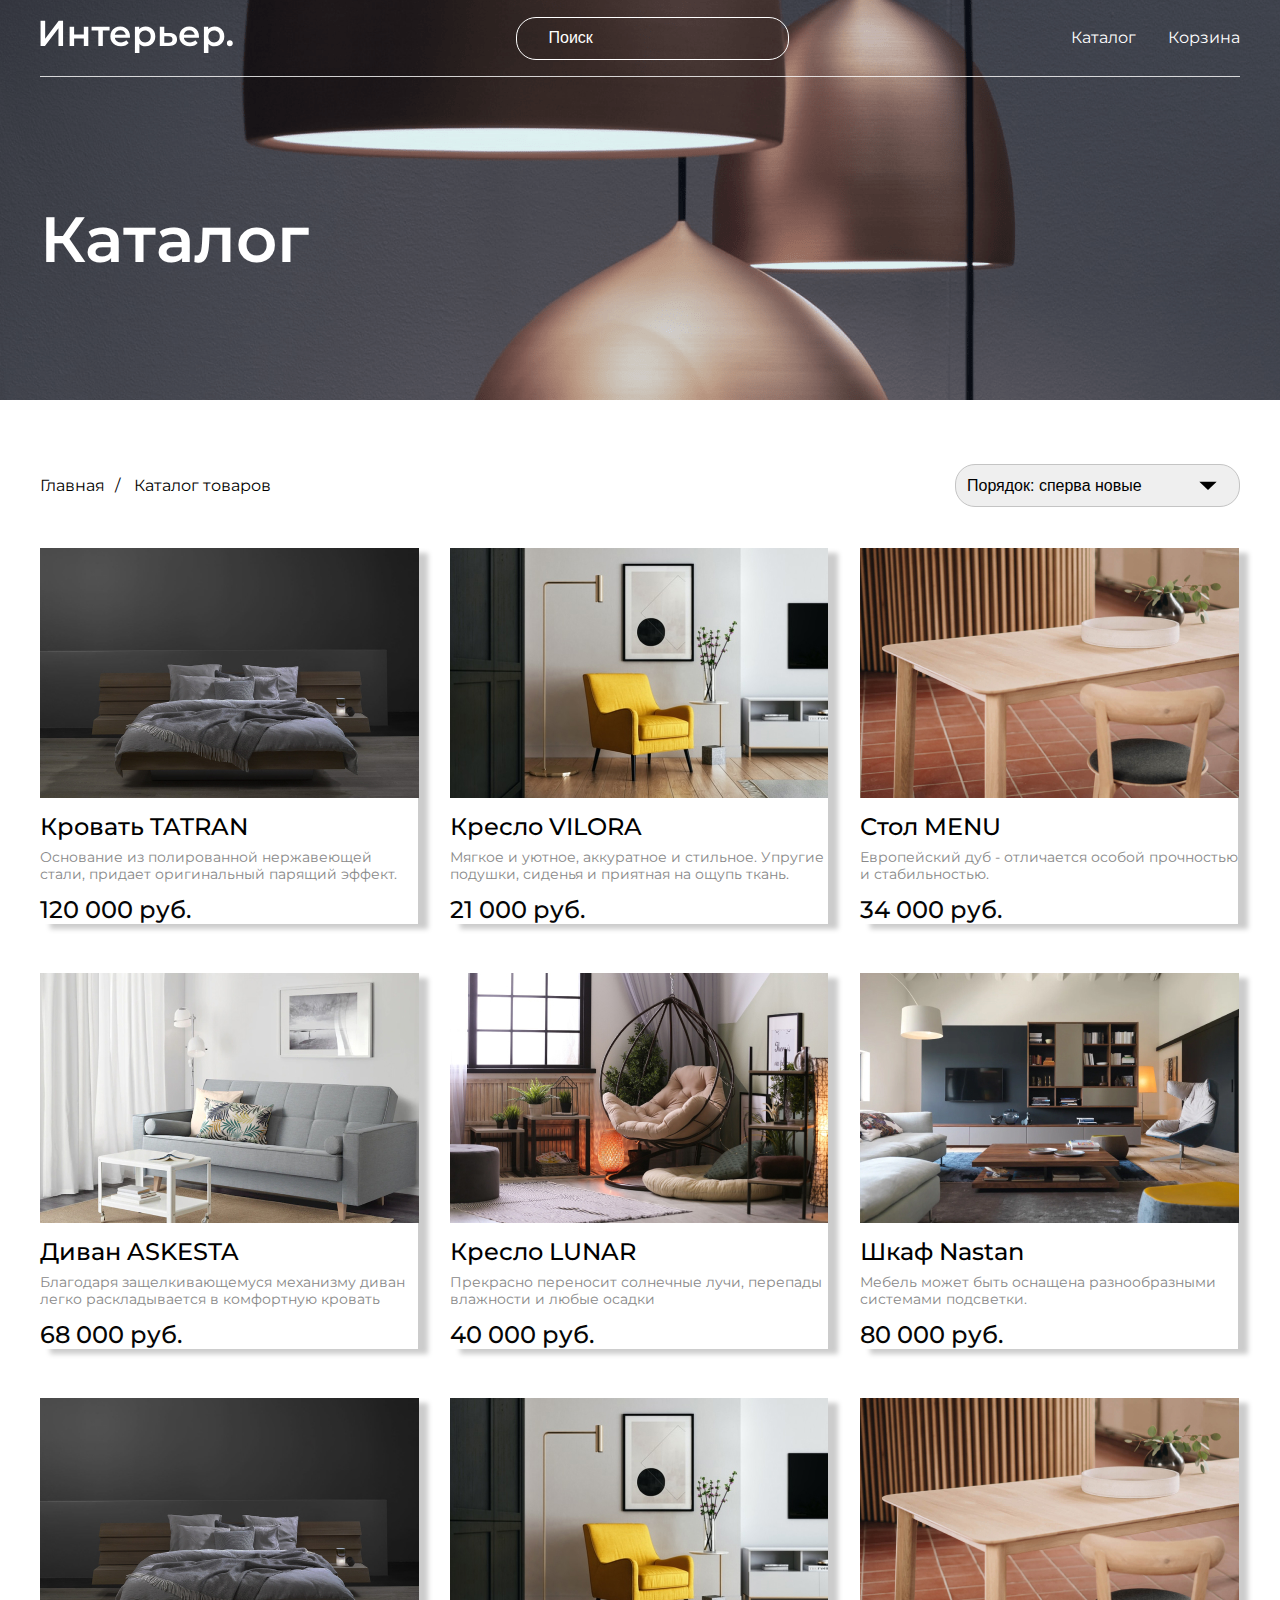
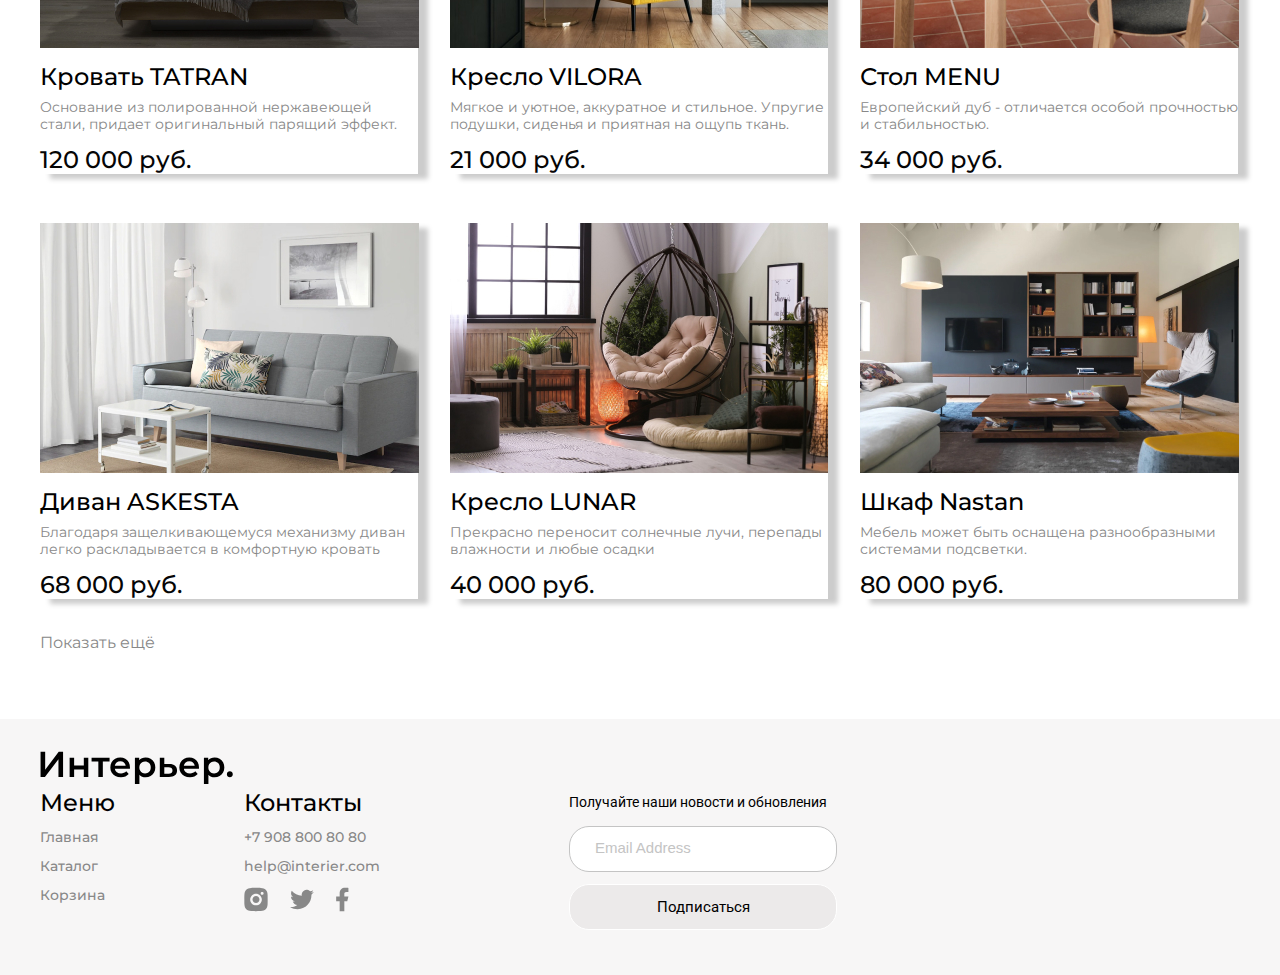
<file: site/catalog.html>
<!DOCTYPE html>
<html lang="ru">

<head>
    <meta charset="UTF-8">
    <meta http-equiv="X-UA-Compatible" content="IE=edge">
    <meta name="viewport" content="width=device-width, initial-scale=1.0">
    <title>Catalog</title>
    <link rel="preconnect" href="https://fonts.googleapis.com">
    <link rel="preconnect" href="https://fonts.gstatic.com" crossorigin>
    <link href="https://fonts.googleapis.com/css2?family=Montserrat:wght@400;500;600&display=swap" rel="stylesheet">
    <link rel="preconnect" href="https://fonts.googleapis.com">
    <link rel="preconnect" href="https://fonts.gstatic.com" crossorigin>
    <link href="https://fonts.googleapis.com/css2?family=Roboto&display=swap" rel="stylesheet">
    <link rel="stylesheet" href="style.css">
</head>

<body>

    <section class="top_catalog center">
        <header class="head_catalog">
            <a href="index.html"><img class="logo_img" src="img/logo.svg" alt="logo"></a>
            <input placeholder="Поиск" class="top_input" type="text">
            <nav class="menu">
                <a href="catalog.html" class="top_link">Каталог</a>
                <a href="basket.html" class="top_link">Корзина</a>
            </nav>
            <div class="menu-mobile">
                <a class="menu-mobile_link" href="#"><svg width="17" height="17" viewBox="0 0 17 17" fill="none"
                        xmlns="http://www.w3.org/2000/svg">
                        <path
                            d="M10.4943 12.4955C10.6531 12.3666 10.8121 12.2375 10.9723 12.1115L14.8411 15.9804C14.8429 16.01 14.8571 16.0303 14.8651 16.0398C14.8738 16.0502 14.8828 16.0566 14.8877 16.0598C14.8931 16.0635 14.8981 16.066 14.9017 16.0678C14.9087 16.0712 14.9154 16.0736 14.9201 16.0751C14.9225 16.0759 14.9248 16.0766 14.9272 16.0773C14.9294 16.0785 14.9315 16.0797 14.9337 16.0808C14.9382 16.083 14.9446 16.086 14.952 16.0886C14.9558 16.0899 14.9611 16.0916 14.9675 16.0929C14.9732 16.0941 14.9841 16.0959 14.9976 16.0948C15.0096 16.0938 15.0326 16.0897 15.0542 16.0718C15.0748 16.0724 15.0982 16.0732 15.1239 16.0741C15.218 16.0774 15.3429 16.0817 15.4715 16.0846C15.5841 16.0871 15.6978 16.0883 15.7899 16.0864C15.8312 16.0856 15.8692 16.0841 15.9014 16.0816C15.9057 16.0841 15.91 16.0861 15.9141 16.0877C15.9179 16.0898 15.922 16.0917 15.9262 16.0933C15.9557 16.1046 15.9814 16.0991 15.9937 16.0951C16.0066 16.091 16.016 16.0852 16.0208 16.0819C16.0228 16.0805 16.0247 16.0792 16.0263 16.0779C16.0292 16.0757 16.0316 16.0737 16.0335 16.072C16.0393 16.0668 16.0441 16.0616 16.0474 16.0577C16.049 16.0559 16.0505 16.054 16.0521 16.052C16.054 16.0505 16.0559 16.0489 16.0578 16.0473C16.0616 16.044 16.0668 16.0393 16.072 16.0334C16.073 16.0324 16.074 16.0312 16.0751 16.0298C16.0772 16.0273 16.0795 16.0243 16.0819 16.0208C16.0852 16.0159 16.091 16.0066 16.0951 15.9937C16.0991 15.9813 16.1046 15.9557 16.0933 15.9262C16.0917 15.922 16.0898 15.9179 16.0877 15.9141C16.0861 15.91 16.0841 15.9057 16.0816 15.9014C16.0841 15.8692 16.0856 15.8311 16.0864 15.7899C16.0884 15.6978 16.0871 15.5841 16.0846 15.4715C16.0817 15.3429 16.0774 15.218 16.0741 15.1239C16.0733 15.0982 16.0724 15.0748 16.0718 15.0542C16.0897 15.0326 16.0938 15.0096 16.0948 14.9976C16.0959 14.9841 16.0941 14.9732 16.0929 14.9675C16.0916 14.9611 16.0899 14.9558 16.0886 14.952C16.0861 14.9446 16.0831 14.9383 16.0808 14.9338C16.0797 14.9316 16.0785 14.9294 16.0773 14.9272C16.0766 14.9248 16.0759 14.9225 16.0751 14.9201C16.0736 14.9154 16.0712 14.9087 16.0678 14.9017C16.0661 14.8981 16.0635 14.8931 16.0599 14.8877C16.0566 14.8828 16.0502 14.8738 16.0399 14.8651C16.0304 14.8571 16.0101 14.8429 15.9804 14.8411L12.1115 10.9722C12.2397 10.8085 12.3713 10.6462 12.5028 10.4841C12.8565 10.0479 13.2087 9.61354 13.4882 9.16138C13.8896 8.512 14.1519 7.81066 14.0735 6.97956C13.9199 5.35141 13.2727 4.00652 12.0444 2.92256C11.4308 2.38097 10.5761 1.86417 9.6728 1.48885C8.77027 1.11384 7.81023 0.876354 6.98592 0.901872C5.33964 0.952835 4.07535 1.77939 2.92694 2.92679C1.77737 4.07512 0.954112 5.33777 0.901957 6.98579C0.875839 7.81108 1.11325 8.77079 1.48837 9.67293C1.8638 10.5758 2.38089 11.43 2.9226 12.0444C4.00692 13.2741 5.35078 13.9207 6.97967 14.0735C7.81101 14.1515 8.5125 13.8899 9.16194 13.4889C9.61765 13.2076 10.055 12.8524 10.4943 12.4955ZM10.9103 4.06666C11.1191 4.27216 11.3014 4.61091 11.4641 4.98163C11.5448 5.1654 11.6193 5.35388 11.6893 5.53354C11.7011 5.56373 11.7127 5.59372 11.7242 5.62341C11.781 5.76953 11.8349 5.90843 11.8861 6.02992C11.9461 6.17241 11.9726 6.25881 11.9818 6.31816C11.9903 6.37232 11.9847 6.4046 11.9731 6.44184C11.97 6.45184 11.9653 6.46497 11.9598 6.48054C11.9464 6.51811 11.9279 6.56987 11.9143 6.62606C11.8932 6.71288 11.8776 6.82573 11.8783 6.98936C11.8791 7.19695 11.9054 7.42687 11.9315 7.65471C11.9454 7.77595 11.9593 7.8966 11.9691 8.01299C11.9985 8.35861 11.9955 8.68007 11.8858 8.9466C11.8402 9.05742 11.7929 9.17933 11.7431 9.30783C11.6591 9.52467 11.5677 9.76031 11.4646 9.99323C11.3009 10.3631 11.1173 10.702 10.9097 10.9097C10.7021 11.1174 10.3632 11.301 9.99326 11.4646C9.76094 11.5674 9.52604 11.6585 9.30976 11.7423C9.18056 11.7924 9.05801 11.8399 8.94662 11.8858C8.68023 11.9955 8.35872 11.9985 8.01304 11.9691C7.8966 11.9593 7.7759 11.9454 7.65463 11.9315C7.42679 11.9054 7.1969 11.8791 6.98942 11.8782C6.82584 11.8776 6.71301 11.8931 6.62618 11.9142C6.57002 11.9279 6.51825 11.9464 6.48066 11.9598C6.46507 11.9653 6.45192 11.97 6.44191 11.9732C6.40464 11.9848 6.37232 11.9903 6.31816 11.9819C6.25882 11.9726 6.17244 11.9461 6.03001 11.8861C5.90811 11.8347 5.76864 11.7805 5.62192 11.7236C5.59277 11.7122 5.56332 11.7008 5.53367 11.6892C5.354 11.6193 5.1655 11.5447 4.98171 11.4641C4.61092 11.3014 4.27215 11.1191 4.06676 10.9103C3.64802 10.4845 3.40218 9.82355 3.26323 9.10079C3.12477 8.3806 3.09507 7.61356 3.09761 6.98936C3.10015 6.36354 3.12829 5.84869 3.26225 5.38207C3.39531 4.9186 3.63424 4.4982 4.06618 4.06609C4.4981 3.63399 4.9186 3.39507 5.38217 3.26205C5.8489 3.12813 6.36384 3.10008 6.98942 3.09753C7.61337 3.09499 8.3805 3.12461 9.10079 3.26302C9.82366 3.40194 10.4847 3.64778 10.9103 4.06666Z"
                            fill="white" stroke="white" stroke-width="0.2" />
                    </svg>
                </a>
                <a class="menu-mobile_link" href="catalog.html"><svg width="19" height="19" viewBox="0 0 19 19"
                        fill="none" xmlns="http://www.w3.org/2000/svg">
                        <rect width="5" height="5" fill="white" />
                        <rect y="7" width="5" height="5" fill="white" />
                        <rect y="14" width="5" height="5" fill="white" />
                        <rect x="7" y="7" width="5" height="5" fill="white" />
                        <rect x="7" y="14" width="5" height="5" fill="white" />
                        <rect x="7" width="5" height="5" fill="white" />
                        <rect x="14" y="7" width="5" height="5" fill="white" />
                        <rect x="14" y="14" width="5" height="5" fill="white" />
                        <rect x="14" width="5" height="5" fill="white" />
                    </svg>
                </a>
                <a class="menu-mobile_link" href="basket.html"><svg width="19" height="17" viewBox="0 0 19 17"
                        fill="none" xmlns="http://www.w3.org/2000/svg">
                        <path
                            d="M11.9752 17C12.5315 17 12.5737 16.4014 12.9671 16.0049C13.3606 15.6083 13.9591 15.5706 13.9591 15.0097C13.9591 14.4489 13.3606 13.416 12.9671 13.0194C12.5737 12.6228 12.5315 13.0194 11.9752 13.0194C11.4188 13.0194 10.3846 12.6228 9.9912 13.0194C9.59777 13.416 9.9912 14.4489 9.9912 15.0097C9.9912 15.5706 9.59777 15.6083 9.9912 16.0049C10.3846 16.4014 11.4188 17 11.9752 17ZM4.03933 17C4.59571 17 5.62986 16.4014 6.02328 16.0049C6.4167 15.6083 6.02328 15.5706 6.02328 15.0097C6.02328 14.4489 6.4167 13.416 6.02328 13.0194C5.62986 12.6228 4.59571 13.0194 4.03933 13.0194C3.48294 13.0194 3.44077 12.6228 3.04735 13.0194C2.65392 13.416 2.05537 14.4489 2.05537 15.0097C2.05537 15.5706 2.65392 15.6083 3.04735 16.0049C3.44077 16.4014 3.48294 17 4.03933 17ZM17.927 2.07276C18.1889 2.06425 18.7368 2.26249 18.919 2.07276C19.1012 1.88303 18.919 1.3417 18.919 1.07761C18.919 0.81352 19.1012 0.27219 18.919 0.0824629C18.7368 -0.107264 18.1889 0.0909764 17.927 0.0824629H16.935C15.9889 0.0824629 15.1567 1.1423 14.9511 2.07276L12.9671 8.04366C12.7615 8.97412 12.9213 9.03881 11.9752 9.03881H4.03933L2.05537 3.06791H11.9752C12.2345 3.05598 12.7878 3.25716 12.9671 3.06791C13.1465 2.87866 12.9671 2.3345 12.9671 2.07276C12.9671 1.81102 13.1465 1.26686 12.9671 1.07761C12.7878 0.888361 12.2345 1.08954 11.9752 1.07761H2.05537C1.74873 1.07752 1.33899 0.942107 1.06339 1.07761C0.78779 1.21312 0.260115 1.82913 0.0714111 2.07276C-0.117292 2.3164 0.134972 2.76553 0.0714111 3.06791C0.00785065 3.3703 -0.00305557 3.76321 0.0714111 4.06306L2.05537 10.034C2.16441 10.474 1.70071 10.75 2.05537 11.0291C2.41003 11.3083 3.58936 11.0292 4.03933 11.0291H11.9752C12.8932 11.0292 13.243 10.613 13.9591 10.034C14.6752 9.45493 14.752 8.94703 14.9511 8.04366L16.935 2.07276H17.927Z"
                            fill="white" />
                    </svg>
                </a>
            </div>
        </header>
        <section class="center_catalog_text">
            <h2 class="heading_catalog">Каталог</h2>
        </section>
    </section>
    <section class="nav_catalog center">
        <nav class="breadcrumbs">
            <a class="breadcrumbs_link" href="index.html"><span class="breadcrumbs_text">Главная</span></a>
            <a class="breadcrumbs_link" href="catalog.html"><span class="breadcrumbs_text">Каталог товаров</span></a>
        </nav>
        <div>
            <select class="select-css">
                <option value="сперва новые">Порядок: сперва новые</option>
                <option value="сперва старые">Порядок: сперва старые</option>
                <option value="сперва дорогие">Порядок: сперва дорогие</option>
                <option value="сперва дешевые">Порядок: сперва дешевые</option>
            </select>
        </div>
    </section>
    <section class="product_content_catalog center">
        <!-- <div class="product_content_catalog"> -->
        <div class="product_catalog-mobile1">
            <section class="product_catalog">
                <img class="product_img" src="img/prod_cat1.jpg" alt="bed">
                <h3 class="product_title_catalog">Кровать TATRAN</h3>
                <p class="product_slogan">Основание из полированной нержавеющей стали, придает оригинальный парящий
                    эффект.</p>
                <div class="product_box_price">
                    <span class="product_price">120 000 руб.</span>
                </div>
            </section>
            <section class="product_catalog">
                <img class="product_img" src="img/prod_cat2.jpg" alt="armchair_VIL">
                <h3 class="product_title_catalog">Кресло VILORA</h3>
                <p class="product_slogan">Мягкое и уютное, аккуратное и стильное. Упругие подушки, сиденья и
                    приятная на
                    ощупь ткань.</p>
                <div class="product_box_price">
                    <span class="product_price">21 000 руб.</span>
                </div>
            </section>
            <section class="product_catalog">
                <img class="product_img" src="img/prod_cat3.jpg" alt="table">
                <h3 class="product_title_catalog">Стол MENU</h3>
                <p class="product_slogan">Европейский дуб - отличается особой прочностью и стабильностью.</p>
                <div class="product_box_price">
                    <span class="product_price">34 000 руб.</span>
                </div>
            </section>
            <section class="product_catalog">
                <img class="product_img" src="img/prod_cat4.jpg" alt="armchair_ASC">
                <h3 class="product_title_catalog">Диван ASKESTA</h3>
                <p class="product_slogan">Благодаря защелкивающемуся механизму диван легко раскладывается в комфортную
                    кровать</p>
                <div class="product_box_price">
                    <span class="product_price">68 000 руб.</span>
                </div>
            </section>
            <section class="product_catalog">
                <img class="product_img" src="img/prod_cat5.jpg" alt="table_NOR">
                <h3 class="product_title_catalog">Кресло LUNAR</h3>
                <p class="product_slogan">Прекрасно переносит солнечные лучи, перепады влажности и любые осадки
                </p>
                <div class="product_box_price">
                    <span class="product_price">40 000 руб.</span>
                </div>
            </section>
            <section class="product_catalog">
                <img class="product_img" src="img/prod_cat6.jpg" alt="sofa_NAS">
                <h3 class="product_title_catalog">Шкаф Nastan</h3>
                <p class="product_slogan">Мебель может быть оснащена разнообразными системами подсветки.</p>
                <div class="product_box_price">
                    <span class="product_price">80 000 руб.</span>
                </div>
            </section>
        </div>
        <h2 class="subject_box_catalog">Каталог товаров</h2>
        <div class="product_catalog-mobile2">
            <section class="product_catalog">
                <img class="product_img" src="img/prod_cat1.jpg" alt="bed">
                <h3 class="product_title_catalog">Кровать TATRAN</h3>
                <p class="product_slogan">Основание из полированной нержавеющей стали, придает оригинальный парящий
                    эффект.</p>
                <div class="product_box_price">
                    <span class="product_price">120 000 руб.</span>
                </div>
            </section>
            <section class="product_catalog">
                <img class="product_img" src="img/prod_cat2.jpg" alt="armchair_VIL">
                <h3 class="product_title_catalog">Кресло VILORA</h3>
                <p class="product_slogan">Мягкое и уютное, аккуратное и стильное. Упругие подушки, сиденья и
                    приятная на
                    ощупь ткань.</p>
                <div class="product_box_price">
                    <span class="product_price">21 000 руб.</span>
                </div>
            </section>
            <section class="product_catalog">
                <img class="product_img" src="img/prod_cat3.jpg" alt="table">
                <h3 class="product_title_catalog">Стол MENU</h3>
                <p class="product_slogan">Европейский дуб - отличается особой прочностью и стабильностью.</p>
                <div class="product_box_price">
                    <span class="product_price">34 000 руб.</span>
                </div>
            </section>
            <section class="product_catalog">
                <img class="product_img" src="img/prod_cat4.jpg" alt="armchair_ASC">
                <h3 class="product_title_catalog">Диван ASKESTA</h3>
                <p class="product_slogan">Благодаря защелкивающемуся механизму диван легко раскладывается в комфортную
                    кровать</p>
                <div class="product_box_price">
                    <span class="product_price">68 000 руб.</span>
                </div>
            </section>
            <section class="product_catalog">
                <img class="product_img" src="img/prod_cat5.jpg" alt="table_NOR">
                <h3 class="product_title_catalog">Кресло LUNAR</h3>
                <p class="product_slogan">Прекрасно переносит солнечные лучи, перепады влажности и любые осадки
                </p>
                <div class="product_box_price">
                    <span class="product_price">40 000 руб.</span>
                </div>
            </section>
            <section class="product_catalog">
                <img class="product_img" src="img/prod_cat6.jpg" alt="sofa_NAS">
                <h3 class="product_title_catalog">Шкаф Nastan</h3>
                <p class="product_slogan">Мебель может быть оснащена разнообразными системами подсветки.</p>
                <div class="product_box_price">
                    <span class="product_price">80 000 руб.</span>
                </div>
            </section>
            <!-- </div> -->
        </div>
    </section>

    <div class="link_box_catalog center">
        <a class="link_box_text_catalog" href="#">Показать ещё</a>
    </div>
    <footer class="footer center">
        <div class="footer_logo">
            <a href="index.html"><img src="img/footer_logo.svg" alt="footer_logo"></a>
        </div>
        <div class="footer_content">
            <div class="footer_info">
                <nav class="footer__item">
                    <h4 class="tagline">Меню</h4>
                    <a href="index.html" class="footer_link">Главная</a>
                    <a href="catalog.html" class="footer_link">Каталог</a>
                    <a href="basket.html" class="footer_link">Корзина</a>
                </nav>
                <div class="footer__item">
                    <h4 class="tagline">Контакты</h4>
                    <a class="footer_link" href="tel:+79088008080">+7 908 800 80 80</a>
                    <a class="footer_link" href="mailto:help@interier.com">help@interier.com</a>
                    <div class="footer__icons">
                        <a href=""><svg class="footer__icons_link" width="24" height="25" viewBox="0 0 24 25"
                                fill="none" xmlns="http://www.w3.org/2000/svg">
                                <path
                                    d="M12 0.833984C15.1698 0.833984 15.5653 0.845651 16.809 0.903984C18.0515 0.962318 18.8973 1.15715 19.6417 1.44648C20.4117 1.74282 21.0603 2.14415 21.709 2.79165C22.3022 3.37486 22.7613 4.08034 23.0542 4.85898C23.3423 5.60215 23.5383 6.44915 23.5967 7.69165C23.6515 8.93532 23.6667 9.33082 23.6667 12.5007C23.6667 15.6705 23.655 16.066 23.5967 17.3097C23.5383 18.5522 23.3423 19.398 23.0542 20.1423C22.7621 20.9214 22.303 21.627 21.709 22.2097C21.1256 22.8027 20.4202 23.2617 19.6417 23.5548C18.8985 23.843 18.0515 24.039 16.809 24.0973C15.5653 24.1522 15.1698 24.1673 12 24.1673C8.83017 24.1673 8.43467 24.1557 7.191 24.0973C5.9485 24.039 5.10267 23.843 4.35834 23.5548C3.57938 23.2625 2.87378 22.8034 2.291 22.2097C1.69764 21.6265 1.23859 20.921 0.945836 20.1423C0.656503 19.3992 0.461669 18.5522 0.403336 17.3097C0.348502 16.066 0.333336 15.6705 0.333336 12.5007C0.333336 9.33082 0.345002 8.93532 0.403336 7.69165C0.461669 6.44798 0.656503 5.60332 0.945836 4.85898C1.23778 4.07986 1.69694 3.37419 2.291 2.79165C2.87395 2.19809 3.5795 1.739 4.35834 1.44648C5.10267 1.15715 5.94734 0.962318 7.191 0.903984C8.43467 0.849151 8.83017 0.833984 12 0.833984ZM12 6.66732C10.4529 6.66732 8.96918 7.2819 7.87521 8.37586C6.78125 9.46982 6.16667 10.9536 6.16667 12.5007C6.16667 14.0477 6.78125 15.5315 7.87521 16.6254C8.96918 17.7194 10.4529 18.334 12 18.334C13.5471 18.334 15.0308 17.7194 16.1248 16.6254C17.2188 15.5315 17.8333 14.0477 17.8333 12.5007C17.8333 10.9536 17.2188 9.46982 16.1248 8.37586C15.0308 7.2819 13.5471 6.66732 12 6.66732ZM19.5833 6.37565C19.5833 5.98888 19.4297 5.61794 19.1562 5.34445C18.8827 5.07096 18.5118 4.91732 18.125 4.91732C17.7382 4.91732 17.3673 5.07096 17.0938 5.34445C16.8203 5.61794 16.6667 5.98888 16.6667 6.37565C16.6667 6.76243 16.8203 7.13336 17.0938 7.40685C17.3673 7.68034 17.7382 7.83398 18.125 7.83398C18.5118 7.83398 18.8827 7.68034 19.1562 7.40685C19.4297 7.13336 19.5833 6.76243 19.5833 6.37565ZM12 9.00065C12.9283 9.00065 13.8185 9.3694 14.4749 10.0258C15.1313 10.6822 15.5 11.5724 15.5 12.5007C15.5 13.4289 15.1313 14.3191 14.4749 14.9755C13.8185 15.6319 12.9283 16.0007 12 16.0007C11.0717 16.0007 10.1815 15.6319 9.52513 14.9755C8.86875 14.3191 8.5 13.4289 8.5 12.5007C8.5 11.5724 8.86875 10.6822 9.52513 10.0258C10.1815 9.3694 11.0717 9.00065 12 9.00065Z"
                                    fill="#888888" />
                            </svg>
                        </a>
                        <a href=""><svg class="footer__icons_link" width="24" height="21" viewBox="0 0 24 21"
                                fill="none" xmlns="http://www.w3.org/2000/svg">
                                <path
                                    d="M23.8557 3.09919C22.965 3.49317 22.0205 3.75191 21.0533 3.86686C22.0727 3.2572 22.8357 2.29771 23.2 1.16719C22.2433 1.73652 21.1945 2.13552 20.1013 2.35136C19.3671 1.5657 18.3938 1.04465 17.3328 0.869207C16.2718 0.693765 15.1826 0.873764 14.2345 1.38122C13.2864 1.88868 12.5325 2.69516 12.09 3.67528C11.6475 4.65541 11.5412 5.75427 11.7877 6.80103C9.84763 6.70379 7.94973 6.19964 6.21718 5.3213C4.48462 4.44296 2.95616 3.21008 1.73101 1.70269C1.29735 2.44755 1.06946 3.29429 1.07067 4.15619C1.07067 5.84786 1.93167 7.34236 3.24067 8.21736C2.46602 8.19297 1.70841 7.98377 1.03101 7.60719V7.66786C1.03124 8.79451 1.42111 9.88641 2.1345 10.7584C2.84789 11.6304 3.8409 12.2289 4.94517 12.4524C4.22606 12.6472 3.47203 12.676 2.74017 12.5364C3.05152 13.5061 3.65835 14.3543 4.4757 14.962C5.29305 15.5697 6.27999 15.9066 7.29834 15.9255C6.28624 16.7204 5.12738 17.308 3.88804 17.6547C2.64869 18.0014 1.35316 18.1005 0.0755081 17.9462C2.30582 19.3805 4.90212 20.142 7.55384 20.1395C16.529 20.1395 21.4372 12.7044 21.4372 6.25619C21.4372 6.04619 21.4313 5.83386 21.422 5.62619C22.3773 4.93572 23.2019 4.08038 23.8568 3.10036L23.8557 3.09919Z"
                                    fill="#888888" />
                            </svg>
                        </a>
                        <a href=""><svg class="footer__icons_link" width="13" height="25" viewBox="0 0 13 25"
                                fill="none" xmlns="http://www.w3.org/2000/svg">
                                <path
                                    d="M8.33332 14.2218H11.25L12.4167 9.55518H8.33332V7.22184C8.33332 6.02018 8.33332 4.88851 10.6667 4.88851H12.4167V0.968509C12.0363 0.918343 10.6002 0.805176 9.08349 0.805176C5.91599 0.805176 3.66666 2.73834 3.66666 6.28851V9.55518H0.166656V14.2218H3.66666V24.1385H8.33332V14.2218Z"
                                    fill="#888888" />
                            </svg>
                        </a>
                    </div>
                </div>
            </div>
            <div class="footer_form">
                <form action="#" class="form">
                    <p class="footer_text">Получайте наши новости и обновления</p>
                    <input placeholder="Email Address" class="footer_email" type="email">
                    <div>
                        <button class="footer_button">Подписаться</button>
                    </div>
                </form>
            </div>
        </div>
    </footer>
</body>

</html>
</file>
<file: site/style.css>
* {
  margin: 0;
  padding: 0;
}

a {
  text-decoration: none;
}

body {
  font-family: "Montserrat", sans-serif;
}

.center {
  padding-left: calc(50% - 600px);
  padding-right: calc(50% - 600px);
}

.top {
  height: 735px;
  background-image: url(img/top_background.png);
  background-repeat: no-repeat;
  background-position: center;
  background-size: cover;
  margin-bottom: 64px;
}

.head {
  height: 76px;
  display: flex;
  justify-content: space-between;
  align-items: center;
  border-bottom: 0.5px solid rgba(255, 255, 255, 0.8);
}

.top_input {
  height: 41px;
  max-width: 288px;
  border: 1px solid #FFFFFF;
  border-radius: 20px;
  background-color: transparent;
  outline: none;
  font-style: normal;
  font-weight: 400;
  font-size: 16px;
  line-height: 20px;
  color: #FFFFFF;
  padding-right: 32px;
  padding-left: 32px;
}

.top_input::-moz-placeholder {
  color: #FFFFFF;
}

.top_input:-ms-input-placeholder {
  color: #FFFFFF;
}

.top_input::placeholder {
  color: #FFFFFF;
}

.menu {
  display: flex;
  gap: 32px;
}
.menu-mobile {
  display: none;
}

.top_link {
  font-size: 16px;
  line-height: 20px;
  text-decoration: none;
  font-style: normal;
  font-weight: 400;
  color: #FFFFFF;
  transition: all 0.3s;
}

.top_link:hover {
  text-decoration: underline;
}

.heading {
  max-width: 792px;
  font-style: normal;
  font-weight: 600;
  font-size: 64px;
  line-height: 70px;
  color: #FFFFFF;
  padding-top: 63px;
  padding-bottom: 16px;
}

.subtitle {
  font-style: normal;
  font-weight: 400;
  font-size: 24px;
  line-height: 32px;
  color: #FFFFFF;
  padding-bottom: 16px;
}

.center_text_link {
  font-style: normal;
  font-weight: 400;
  font-size: 16px;
  line-height: 24px;
  -webkit-text-decoration-line: underline;
          text-decoration-line: underline;
  color: #FFFFFF;
}

.for {
  padding-bottom: 64px;
}

.for_content {
  display: grid;
  grid-template-columns: repeat(12, 1fr);
  gap: 32px;
}

.for_item {
  height: 415px;
  grid-column: span 4;
  font-style: normal;
  font-weight: 600;
  font-size: 34px;
  line-height: 41px;
  color: #FFFFFF;
  display: flex;
  align-items: center;
  justify-content: center;
  transition: all 0.3s;
  box-shadow: 10px 5px 5px #ccc;
  transition: all 0.3s;
}
.for_item:hover {
  transform: scale(1.05);
}

.for_item_big {
  grid-column: span 6;
}

.for_item1 {
  background-image: url(img/for1.jpg);
  background-repeat: no-repeat;
  background-position: center;
  background-size: cover;
}

.for_item2 {
  background-image: url(img/for2.jpg);
  background-repeat: no-repeat;
  background-position: center;
  background-size: cover;
}

.for_item3 {
  background-image: url(img/for3.jpg);
  background-repeat: no-repeat;
  background-position: center;
  background-size: cover;
}

.for_item4 {
  background-image: url(img/for4.jpg);
  background-repeat: no-repeat;
  background-position: center;
  background-size: cover;
}

.for_item5 {
  background-image: url(img/for5.jpg);
  background-repeat: no-repeat;
  background-position: center;
  background-size: cover;
}

.product-box1 {
  padding-bottom: 73px;
}

/* .product-content1.1{
    margin-bottom: 13px;
}  */
.product_content {
  display: flex;
  -moz-column-gap: 32px;
       column-gap: 32px;
  row-gap: 56px;
  flex-wrap: wrap;
}

.product {
  display: flex;
  flex-direction: column;
  width: 378px;
  transition: all 0.3s;
  box-shadow: 10px 5px 5px #ccc;
  transition: all 0.3s;
}
.product:hover {
  transform: scale(1.05);
}

.subject_box {
  font-weight: 600;
  font-size: 48px;
  line-height: 59px;
  color: #000;
  padding-bottom: 32px;
}

.product_title {
  font-weight: 500;
  font-size: 24px;
  line-height: 29px;
  color: #000;
  padding-top: 10px;
  padding-bottom: 9px;
}

.product_slogan {
  font-size: 14px;
  line-height: 17px;
  color: #888;
  padding-bottom: 12px;
}

.product_box_price {
  display: flex;
  gap: 32px;
}

.product_price {
  font-weight: 500;
  font-size: 24px;
  line-height: 29px;
  color: #050505;
}

.product_price_sale {
  font-weight: 500;
  font-size: 24px;
  line-height: 29px;
  -webkit-text-decoration-line: line-through;
          text-decoration-line: line-through;
  color: #888;
}

.link_box {
  padding-top: 39px;
  padding-bottom: 64px;
}

.link_box_text {
  font-weight: 400;
  font-size: 16px;
  line-height: 24px;
  -webkit-text-decoration-line: none;
          text-decoration-line: none;
  color: #888;
  transition: all 0.3s;
}
.link_box_text:hover {
  -webkit-text-decoration-line: underline;
          text-decoration-line: underline;
  color: #000;
}

.footer {
  background: #F7F6F6;
  display: flex;
  -moz-column-gap: 212px;
       column-gap: 212px;
  flex-wrap: wrap;
  padding-top: 32px;
  padding-bottom: 40px;
  justify-content: space-between;
}

.footer_content {
  display: flex;
  -moz-column-gap: 189px;
       column-gap: 189px;
  flex-wrap: wrap;
}

.footer_info {
  display: flex;
  -moz-column-gap: 129px;
       column-gap: 129px;
}

.tagline {
  font-weight: 500;
  font-size: 24px;
  line-height: 29px;
  color: #000;
  /* padding-top: 9px; */
}

.footer__item {
  display: flex;
  flex-direction: column;
  padding-bottom: 19px;
  display: flex;
  gap: 12px;
}

.footer_link {
  font-weight: 500;
  font-size: 14px;
  line-height: 17px;
  color: #888;
  text-decoration: none;
  transition: all 0.3s;
}
.footer_link:hover {
  color: #000;
  text-decoration: underline;
}

.footer__icons {
  display: flex;
  align-items: center;
  gap: 22px;
}
.footer__icons_link:hover path {
  transition: all 0.3s;
  fill: #000;
}

.footer_form {
  display: flex;
  align-items: center;
}

.form {
  display: flex;
  flex-direction: column;
  gap: 12px;
}

.footer_text {
  font-family: "Roboto";
  font-style: normal;
  font-weight: 400;
  font-size: 14px;
  line-height: 16px;
  color: #000;
  padding-bottom: 4px;
}

.footer_email {
  background: #FFFFFF;
  border: 1px solid #C4C4C4;
  box-sizing: border-box;
  border-radius: 20px;
  outline: none;
  font-size: 15px;
  font-weight: 400;
  height: 46px;
  line-height: 18px;
  color: #C4C4C4;
  padding: 12px 25px 14px 25px;
}

.footer_email::-moz-placeholder {
  color: #C4C4C4;
}

.footer_email:-ms-input-placeholder {
  color: #C4C4C4;
}

.footer_email::placeholder {
  color: #C4C4C4;
}

.footer_button {
  background: rgba(222, 215, 215, 0.41);
  border: 1px solid #FFF;
  box-sizing: border-box;
  border-radius: 20px;
  height: 46px;
  font-family: "Roboto";
  font-weight: 400;
  font-size: 15px;
  line-height: 18px;
  color: #000;
  width: 268px;
  transition: all 0.3s;
}
.footer_button:hover {
  background: #000;
  color: rgb(255, 255, 255);
}

.top_catalog {
  height: 400px;
  background-image: url(img/top_catalog_background.png);
  background-repeat: no-repeat;
  background-position: center;
  background-size: cover;
}

.head_catalog {
  height: 76px;
  margin-bottom: 127px;
  display: flex;
  justify-content: space-between;
  align-items: center;
  border-bottom: 0.5px solid rgba(255, 255, 255, 0.8);
}

.heading_catalog {
  font-style: normal;
  font-weight: 600;
  font-size: 64px;
  line-height: 70px;
  color: #FFFFFF;
}

.nav_catalog {
  display: flex;
  justify-content: space-between;
  padding-top: 64px;
  padding-bottom: 41px;
  flex-wrap: wrap;
  align-items: center;
}

.breadcrumbs_link {
  font-style: normal;
  font-weight: 400;
  font-size: 16px;
  line-height: 32px;
  color: #000000;
}
.breadcrumbs_link:hover .breadcrumbs_text {
  text-decoration: underline;
}

.breadcrumbs_link:not(:last-child)::after {
  content: "/";
  font-style: normal;
  font-weight: 400;
  font-size: 16px;
  line-height: 32px;
  color: #000000;
  padding-left: 10px;
  padding-right: 10px;
}

.select-css {
  padding: 11px 75px 10px 11px;
  border: 1px solid #C4C4C4;
  border-radius: 20px;
  font-style: normal;
  font-weight: 400;
  font-size: 16px;
  line-height: 20px;
  color: #000000;
  -webkit-appearance: none;
     -moz-appearance: none;
          appearance: none;
  background-image: url("img/select.svg");
  background-repeat: no-repeat, repeat;
  background-position: right 22px top 50%, 0 0;
  transition: all 0.3s;
}

.select-css:hover {
  border-color: #888;
}

.select-css:focus {
  border-color: #aaa;
  color: #222;
  outline: none;
}

.product_content_catalog {
  display: flex;
  flex-direction: column;
  row-gap: 49px;
}

.product_catalog {
  width: 378px;
  transition: all 0.3s;
  box-shadow: 10px 5px 5px #ccc;
  transition: all 0.3s;
}
.product_catalog:hover {
  transform: scale(1.05);
}

.product_catalog-mobile1 {
  display: flex;
  -moz-column-gap: 32px;
       column-gap: 32px;
  row-gap: 49px;
  flex-wrap: wrap;
}

.subject_box_catalog {
  display: none;
}

.product_catalog-mobile2 {
  display: flex;
  -moz-column-gap: 32px;
       column-gap: 32px;
  row-gap: 49px;
  flex-wrap: wrap;
}

.product_title_catalog {
  font-weight: 500;
  font-size: 24px;
  line-height: 29px;
  color: #000;
  padding-top: 10px;
  padding-bottom: 8px;
}

.link_box_catalog {
  padding-top: 32px;
  padding-bottom: 64px;
}

.link_box_text_catalog {
  font-weight: 400;
  font-size: 16px;
  line-height: 24px;
  -webkit-text-decoration-line: none;
          text-decoration-line: none;
  color: #888;
  transition: all 0.3s;
}
.link_box_text_catalog:hover {
  -webkit-text-decoration-line: underline;
          text-decoration-line: underline;
  color: #000;
}

@-webkit-keyframes Pulse_button {
  0% {
    -webkit-animation-timing-function: ease-out;
            animation-timing-function: ease-out;
    transform: scale(1);
    transform-origin: center center;
  }
  10% {
    -webkit-animation-timing-function: ease-in;
            animation-timing-function: ease-in;
    transform: scale(0.91);
  }
  17% {
    -webkit-animation-timing-function: ease-out;
            animation-timing-function: ease-out;
    transform: scale(0.98);
  }
  33% {
    -webkit-animation-timing-function: ease-in;
            animation-timing-function: ease-in;
    transform: scale(0.87);
  }
  45% {
    -webkit-animation-timing-function: ease-out;
            animation-timing-function: ease-out;
    transform: scale(1);
  }
}

@keyframes Pulse_button {
  0% {
    -webkit-animation-timing-function: ease-out;
            animation-timing-function: ease-out;
    transform: scale(1);
    transform-origin: center center;
  }
  10% {
    -webkit-animation-timing-function: ease-in;
            animation-timing-function: ease-in;
    transform: scale(0.91);
  }
  17% {
    -webkit-animation-timing-function: ease-out;
            animation-timing-function: ease-out;
    transform: scale(0.98);
  }
  33% {
    -webkit-animation-timing-function: ease-in;
            animation-timing-function: ease-in;
    transform: scale(0.87);
  }
  45% {
    -webkit-animation-timing-function: ease-out;
            animation-timing-function: ease-out;
    transform: scale(1);
  }
}
.top-cart {
  height: 400px;
  background-image: url(img/Basket_back.jpg);
  background-size: cover;
  background-position: center;
  background-repeat: no-repeat;
}

.heading_basket {
  font-style: normal;
  font-weight: 600;
  font-size: 64px;
  line-height: 70px;
  color: #FFFFFF;
  padding-top: 127px;
}

.cart {
  display: grid;
  grid-template-columns: repeat(12, 1fr);
  -moz-column-gap: 32px;
       column-gap: 32px;
  margin-top: 64px;
}
.cart_name {
  display: flex;
  justify-content: space-between;
  padding-bottom: 14px;
}
.cart_item {
  border-top: 0.5px solid #CACDD8;
  padding-bottom: 32px;
  padding-top: 25px;
  display: flex;
  justify-content: space-between;
  align-items: flex-start;
}
.cart_left {
  display: flex;
  gap: 32px;
}
.cart_info {
  width: 276px;
  display: flex;
  flex-direction: column;
  gap: 14px;
}
.cart_info-head {
  font-style: normal;
  font-weight: 500;
  font-size: 24px;
  line-height: 29px;
  color: #000000;
}
.cart_info-slogan {
  font-style: normal;
  font-weight: 400;
  font-size: 14px;
  line-height: 17px;
  color: #888888;
}
.cart_price {
  font-style: normal;
  font-weight: 500;
  font-size: 16px;
  line-height: 20px;
  color: #050505;
}
.cart_content {
  grid-column: span 8;
}
.cart_form {
  height: 556px;
  background: #F7F6F6;
  border-radius: 20px;
  grid-column: span 4;
  display: flex;
  gap: 25px;
  flex-direction: column;
  align-items: center;
  flex-wrap: wrap;
}
.cart_heding {
  font-style: normal;
  font-weight: 600;
  font-size: 24px;
  line-height: 36px;
  color: #000000;
  font-family: "Poppins", sans-serif;
  padding-top: 42px;
  padding-bottom: 10px;
}
.cart_price-form {
  font-style: normal;
  font-weight: 400;
  font-size: 24px;
  line-height: 29px;
  color: #000000;
  padding-top: 23px;
}
.cart_button-form {
  border-radius: 50px;
  border: 1px solid #050505;
  box-sizing: border-box;
  height: 46px;
  background-color: transparent;
  font-weight: 400;
  font-size: 16px;
  line-height: 20px;
  color: #000;
  width: 269px;
  transition: all 0.3s;
  position: relative;
  -webkit-animation: Pulse_button 3s cubic-bezier(0.11, 0, 0.5, 0) 0s infinite normal forwards;
          animation: Pulse_button 3s cubic-bezier(0.11, 0, 0.5, 0) 0s infinite normal forwards;
}
.cart_button-form:hover {
  background: #000;
  color: rgb(255, 255, 255);
}
.cart_button-box {
  padding-top: 25px;
}
.cart_button-content {
  border-radius: 50px;
  border: 1px solid #050505;
  box-sizing: border-box;
  height: 32px;
  background-color: transparent;
  font-weight: 400;
  font-size: 14px;
  line-height: 17px;
  color: #000;
  width: 180px;
  transition: all 0.3s;
}
.cart_button-content:hover {
  background: #000;
  color: rgb(255, 255, 255);
}
.cart_link-box {
  display: flex;
  flex-direction: row;
  flex-wrap: wrap;
  gap: 30px;
}
.cart_link {
  font-style: normal;
  font-weight: 400;
  font-size: 14px;
  line-height: 210%;
  -webkit-text-decoration-line: underline;
          text-decoration-line: underline;
  color: #000000;
}
.cart_number {
  background: #F7F6F6;
  box-sizing: border-box;
  border-radius: 6px;
  height: 51px;
  width: 71px;
  font-family: "Poppins", sans-serif;
  font-style: normal;
  font-weight: 600;
  font-size: 14px;
  line-height: 210%;
  color: #000000;
  padding-left: 16px;
  padding-right: 16px;
  align-items: center;
  border: none;
  outline: none;
}
.cart_input {
  width: 288px;
  border: none;
  background-color: transparent;
  outline: none;
  color: #CACDD8;
  border-bottom: 1px solid #CACDD8;
  font-style: normal;
  font-weight: 400;
  font-size: 14px;
  line-height: 17px;
  color: #000000;
  padding-right: 25px;
  padding-bottom: 3px;
  margin-bottom: 16px;
}
.cart_input::-moz-placeholder {
  color: #000000;
}
.cart_input:-ms-input-placeholder {
  color: #000000;
}
.cart_input::placeholder {
  color: #000000;
}

.basket_product-box {
  padding-top: 64px;
}

.basket_img {
  transition: all 0.3s;
  box-shadow: 10px 5px 5px #ccc;
  transition: all 0.3s;
}
.basket_img:hover {
  transform: scale(1.05);
}

.basket_link-box {
  padding-top: 33px;
  padding-bottom: 64px;
}

@media (min-width: 1025px) and (max-width: 1232px) {
  .center {
    padding-left: 16px;
    padding-right: 16px;
  }
  .product_content {
    justify-content: center;
  }
  .product_catalog-mobile1 {
    display: flex;
    -moz-column-gap: 32px;
    /* column-gap: 32px; */
    /* row-gap: 49px; */
    flex-wrap: wrap;
    /* display: block; */
    -moz-column-gap: 30px;
         column-gap: 30px;
    row-gap: 30px;
    justify-content: center;
  }
  .product_catalog-mobile2 {
    display: flex;
    -moz-column-gap: 32px;
    /* column-gap: 32px; */
    /* row-gap: 49px; */
    flex-wrap: wrap;
    /* display: block; */
    -moz-column-gap: 30px;
         column-gap: 30px;
    row-gap: 30px;
    justify-content: center;
  }
  .footer {
    justify-content: center;
  }
  .footer_logo {
    display: none;
  }
  .footer_content {
    -moz-column-gap: 170px;
         column-gap: 170px;
  }
  .footer_text {
    font-family: "Montserrat";
    font-weight: 400;
    font-size: 12px;
    line-height: 15px;
  }
  .footer_email {
    max-width: 268px;
  }
}
@media (max-width: 1024px) {
  .center {
    padding-left: calc(50% - 393px);
    padding-right: calc(50% - 393px);
  }
  .for_item {
    height: 268px;
  }
  .product_content {
    -moz-column-gap: 29px;
         column-gap: 29px;
    row-gap: 39px;
  }
  .footer_logo {
    display: none;
  }
  .footer_content {
    -moz-column-gap: 170px;
         column-gap: 170px;
  }
  .footer_text {
    font-family: "Montserrat";
    font-weight: 400;
    font-size: 12px;
    line-height: 15px;
  }
  .footer_email {
    max-width: 268px;
  }
  .product_content_catalog {
    -moz-column-gap: 30px;
         column-gap: 30px;
    row-gap: 30px;
  }
  .product_catalog-mobile1 {
    display: flex;
    -moz-column-gap: 32px;
    /* column-gap: 32px; */
    /* row-gap: 49px; */
    flex-wrap: wrap;
    /* display: block; */
    -moz-column-gap: 30px;
         column-gap: 30px;
    row-gap: 30px;
  }
  .product_catalog-mobile2 {
    display: flex;
    -moz-column-gap: 32px;
    /* column-gap: 32px; */
    /* row-gap: 49px; */
    flex-wrap: wrap;
    /* display: block; */
    -moz-column-gap: 30px;
         column-gap: 30px;
    row-gap: 30px;
  }
  .cart {
    display: grid;
    grid-template-columns: repeat(8, 1fr);
  }
  .cart_form {
    margin-top: 72px;
  }
  .product_content_tablet {
    row-gap: 30px;
  }
}
@media (min-width: 767px) and (max-width: 833px) {
  .center {
    padding-left: 24px;
    padding-right: 24px;
  }
  .product {
    width: 345px;
  }
  .footer_content {
    -moz-column-gap: 113px;
         column-gap: 113px;
  }
  .product_catalog {
    display: flex;
    flex-direction: column;
    width: 344px;
  }
}
@media (max-width: 767px) {
  .center {
    padding-left: 16px;
    padding-right: 16px;
  }
  .head {
    border: none;
    padding-top: 12px;
  }
  .top {
    margin-bottom: 32px;
  }
  .top_input {
    display: none;
  }
  .top_link {
    display: none;
  }
  .menu-mobile {
    display: flex;
    align-items: center;
    gap: 32px;
  }
  .menu-mobile_link:hover path {
    transition: all 0.3s;
    fill: #000;
  }
  .logo_img {
    width: 99px;
  }
  .center_text {
    display: flex;
    flex-direction: column;
    align-items: center;
  }
  .heading {
    font-size: 48px;
    line-height: 59px;
    text-align: center;
    padding-top: 29px;
  }
  .subtitle {
    font-size: 16px;
    text-align: center;
  }
  .center_text_link {
    font-size: 14px;
  }
  .subject_box {
    font-size: 24px;
    line-height: 29px;
  }
  .for {
    padding-bottom: 32px;
  }
  .for_content {
    grid-template-columns: repeat(4, 1fr);
    gap: 16px;
  }
  .for_item {
    grid-column: 1/-1;
    height: 375px;
    font-size: 28px;
    line-height: 34px;
  }
  .for_item_big {
    height: 245px;
  }
  .product {
    width: 100%;
  }
  .product-box1 {
    padding-bottom: 36px;
  }
  .product_content {
    row-gap: 32px;
  }
  .product_title {
    font-size: 18px;
    line-height: 22px;
  }
  .product_price {
    font-size: 18px;
    line-height: 22px;
  }
  .link_box {
    padding-top: 36px;
    padding-bottom: 32px;
  }
  .footer {
    padding-bottom: 32px;
  }
  .footer_info {
    -moz-column-gap: 100px;
         column-gap: 100px;
  }
  .footer__item {
    padding-bottom: 0px;
  }
  .footer_content {
    row-gap: 32px;
  }
  .footer_form {
    display: flex;
    justify-content: center;
    width: 100%;
  }
  .head_catalog {
    border: none;
    padding-top: 32px;
    margin-bottom: 82px;
  }
  .heading_catalog {
    font-size: 48px;
    line-height: 59px;
    text-align: center;
  }
  .nav_catalog {
    padding-top: 32px;
    padding-bottom: 32px;
    gap: 16px;
  }
  .breadcrumbs_link {
    font-size: 14px;
  }
  .breadcrumbs_link:not(:last-child)::after {
    font-size: 14px;
  }
  .select-css {
    font-size: 14px;
    line-height: 17px;
    max-width: 288px;
  }
  .product_content_catalog {
    row-gap: 32px;
  }
  .product_catalog {
    display: flex;
    flex-direction: column;
    width: 100%;
  }
  .product_title_catalog {
    font-size: 18px;
    line-height: 22px;
    padding-bottom: 4px;
  }
  .product_slogan {
    font-size: 14px;
    line-height: 17px;
    padding-bottom: 8px;
  }
  .product_price {
    font-size: 18px;
    line-height: 22px;
  }
  .product_content_catalog {
    display: block;
  }
  .product_catalog-mobile1 {
    display: flex;
    -moz-column-gap: 32px;
         column-gap: 32px;
    row-gap: 32px;
    flex-wrap: wrap;
  }
  .subject_box_catalog {
    font-weight: 600;
    font-size: 24px;
    line-height: 29px;
    display: flex;
    align-items: center;
    color: #000000;
    padding-top: 32px;
    padding-bottom: 32px;
  }
  .product_catalog-mobile2 {
    display: flex;
    -moz-column-gap: 32px;
         column-gap: 32px;
    row-gap: 32px;
    flex-wrap: wrap;
  }
  .link_box_catalog {
    padding-bottom: 32px;
  }
  .heading_basket {
    padding-top: 82px;
    font-size: 48px;
    line-height: 59px;
    text-align: center;
  }
  .basket_img {
    display: none;
  }
  .cart {
    grid-template-columns: repeat(4, 1fr);
    -moz-column-gap: 16px;
         column-gap: 16px;
    margin-top: 92px;
  }
  .cart_name {
    display: none;
  }
  .cart_content {
    grid-column: span 4;
  }
  .cart_item {
    padding-bottom: 24px;
    padding-top: 18px;
  }
  .cart_info {
    gap: 8px;
  }
  .cart_info-head {
    font-size: 18px;
    line-height: 22px;
  }
  .cart_info-slogan {
    padding-bottom: 7px;
  }
  .cart_price {
    padding-bottom: 7px;
  }
  .cart_button-box {
    width: 100%;
    display: flex;
    gap: 14px;
    padding-top: 8px;
  }
  .cart_button-content {
    font-size: 12px;
    line-height: 15px;
  }
  .cart_form {
    margin-top: 48px;
  }
  .cart_input {
    margin-right: 25px;
    padding-right: 0px;
  }
  .basket_product-box {
    padding-top: 48px;
  }
  .basket_link-box {
    padding-top: 32px;
    padding-bottom: 32px;
  }
}/*# sourceMappingURL=style.css.map */
</file>
